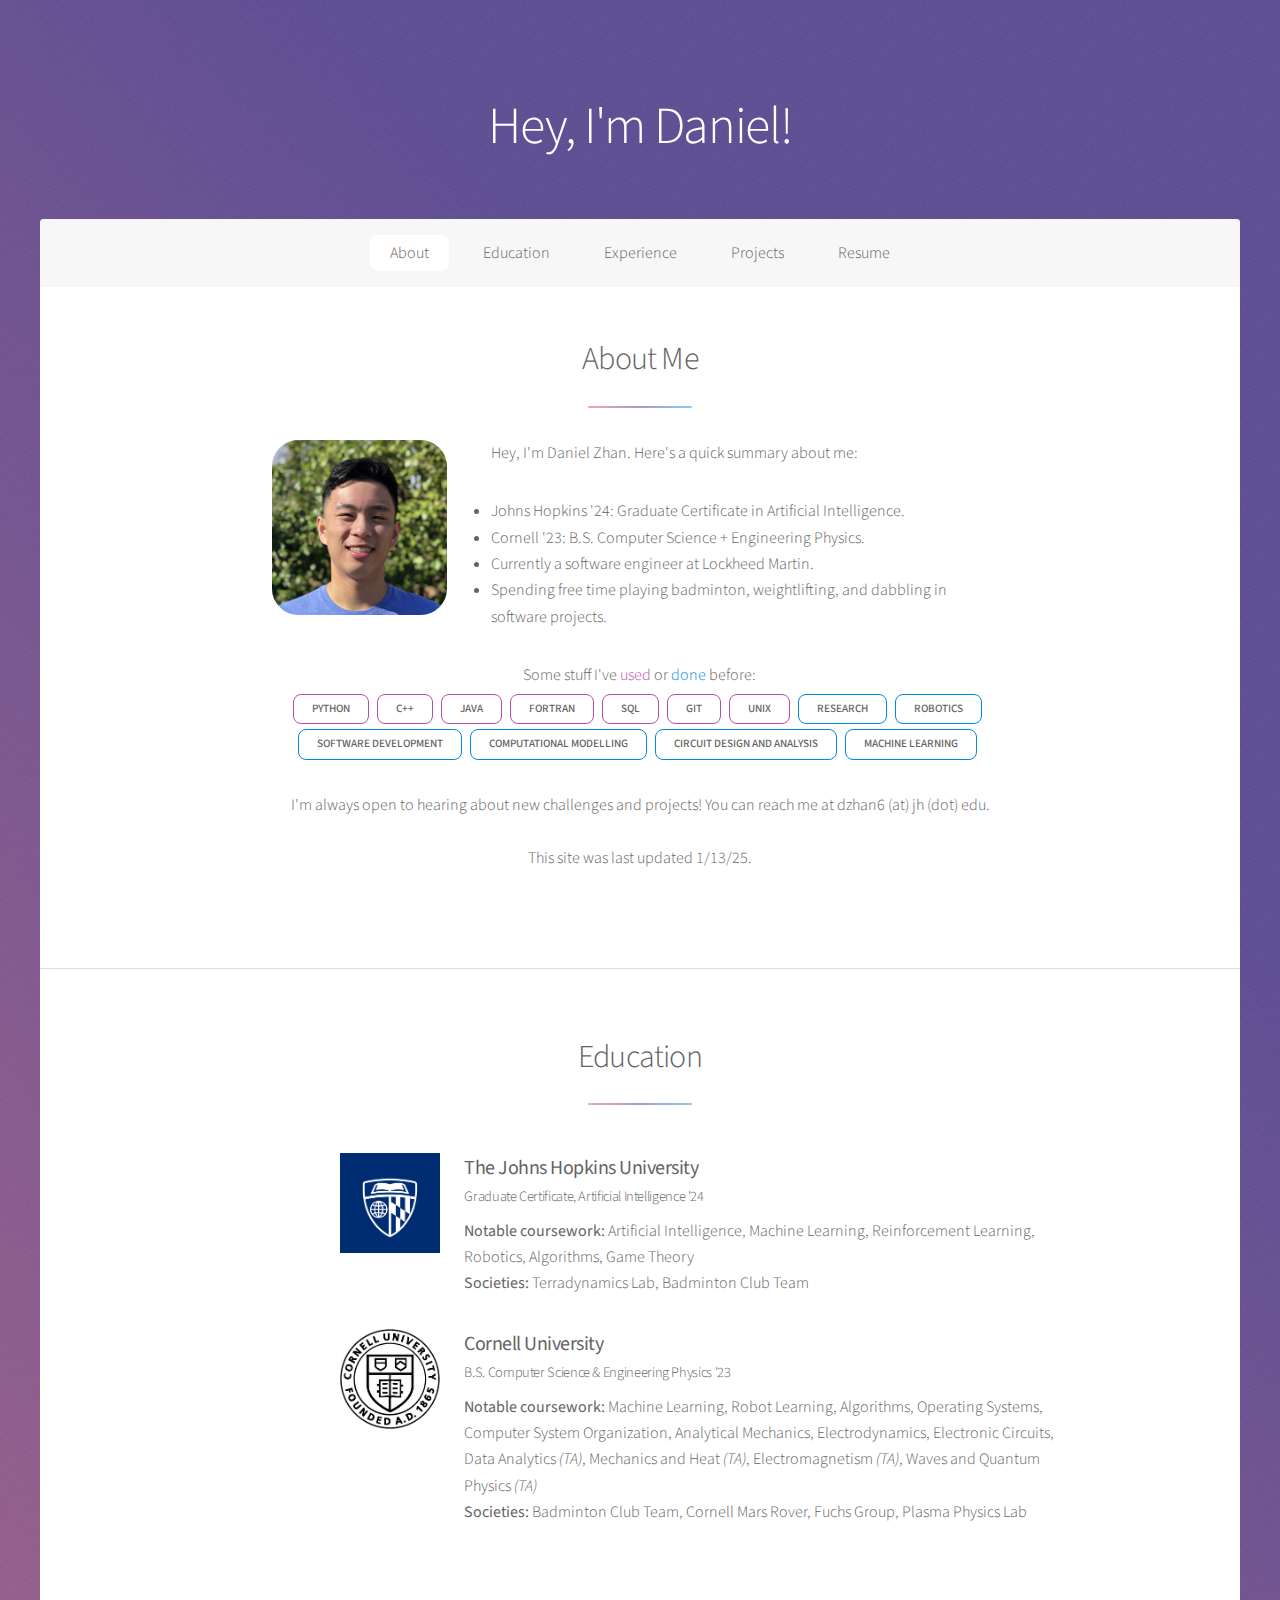
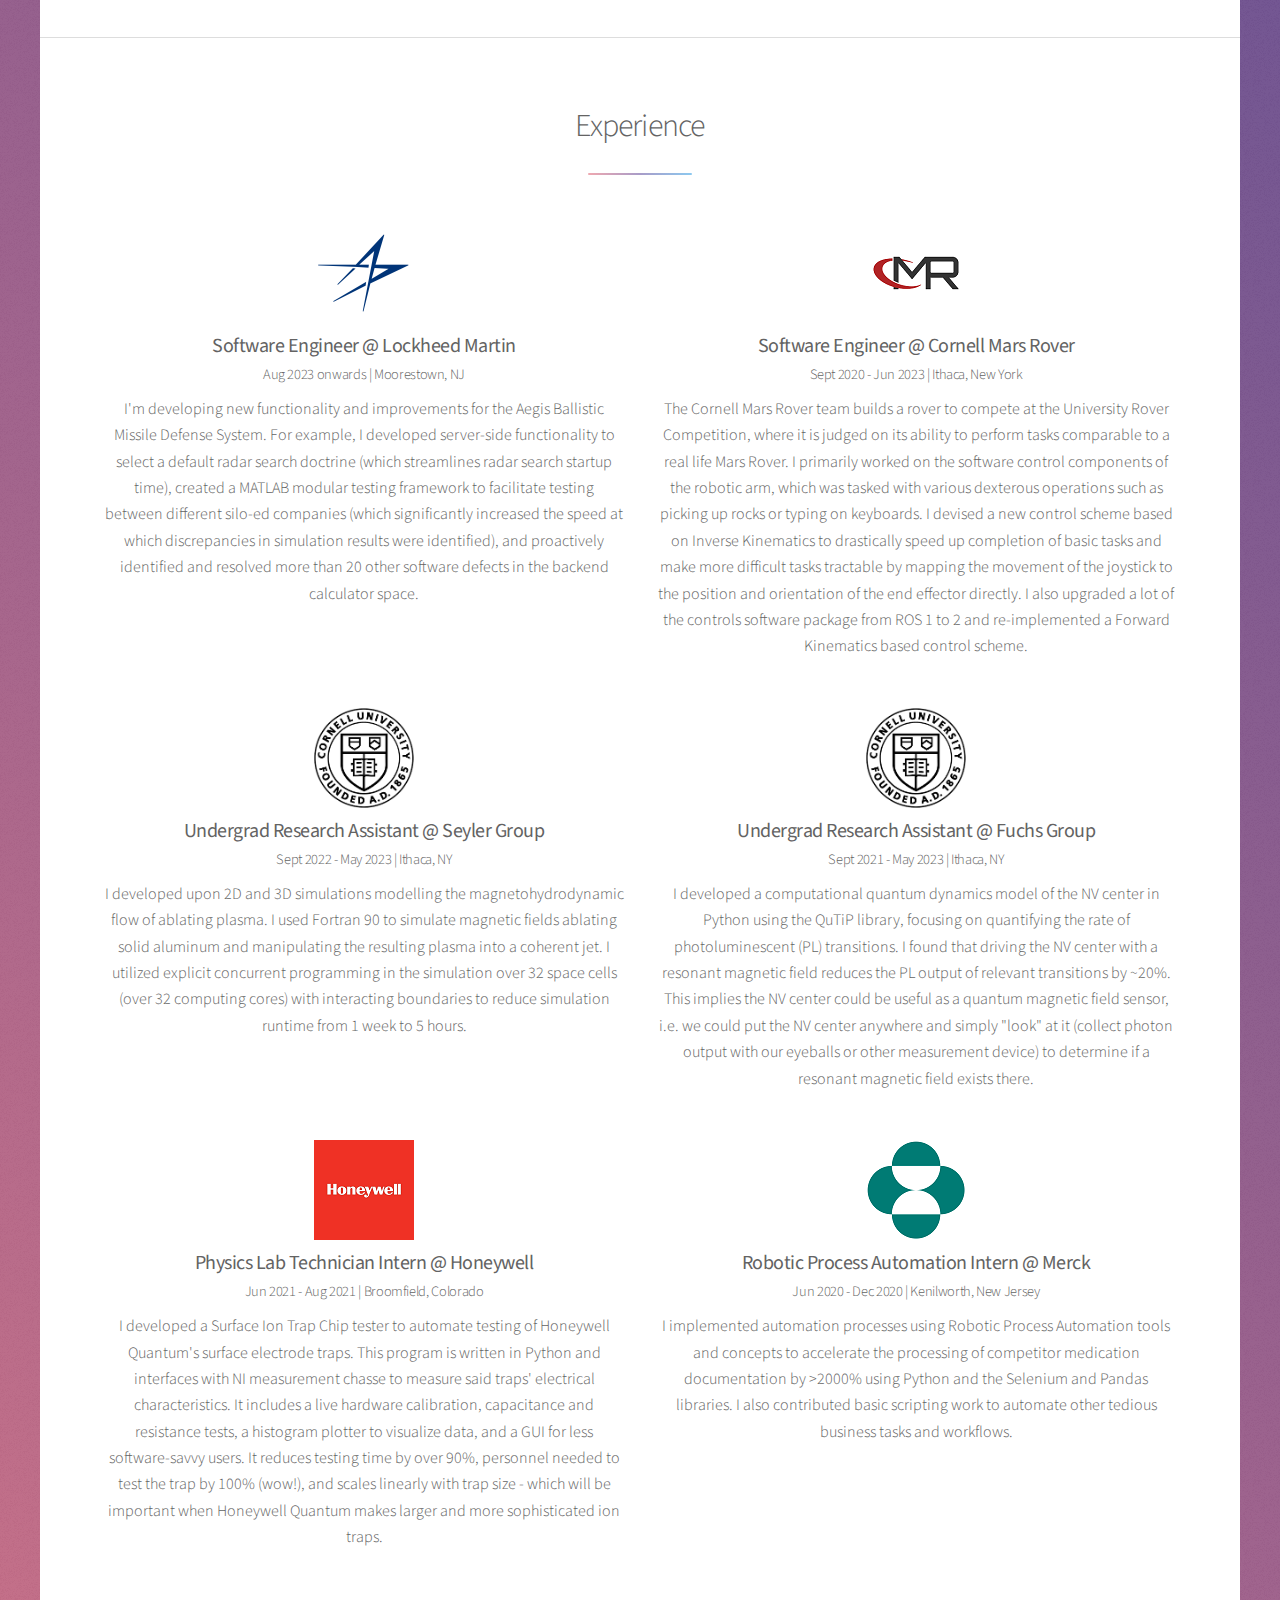
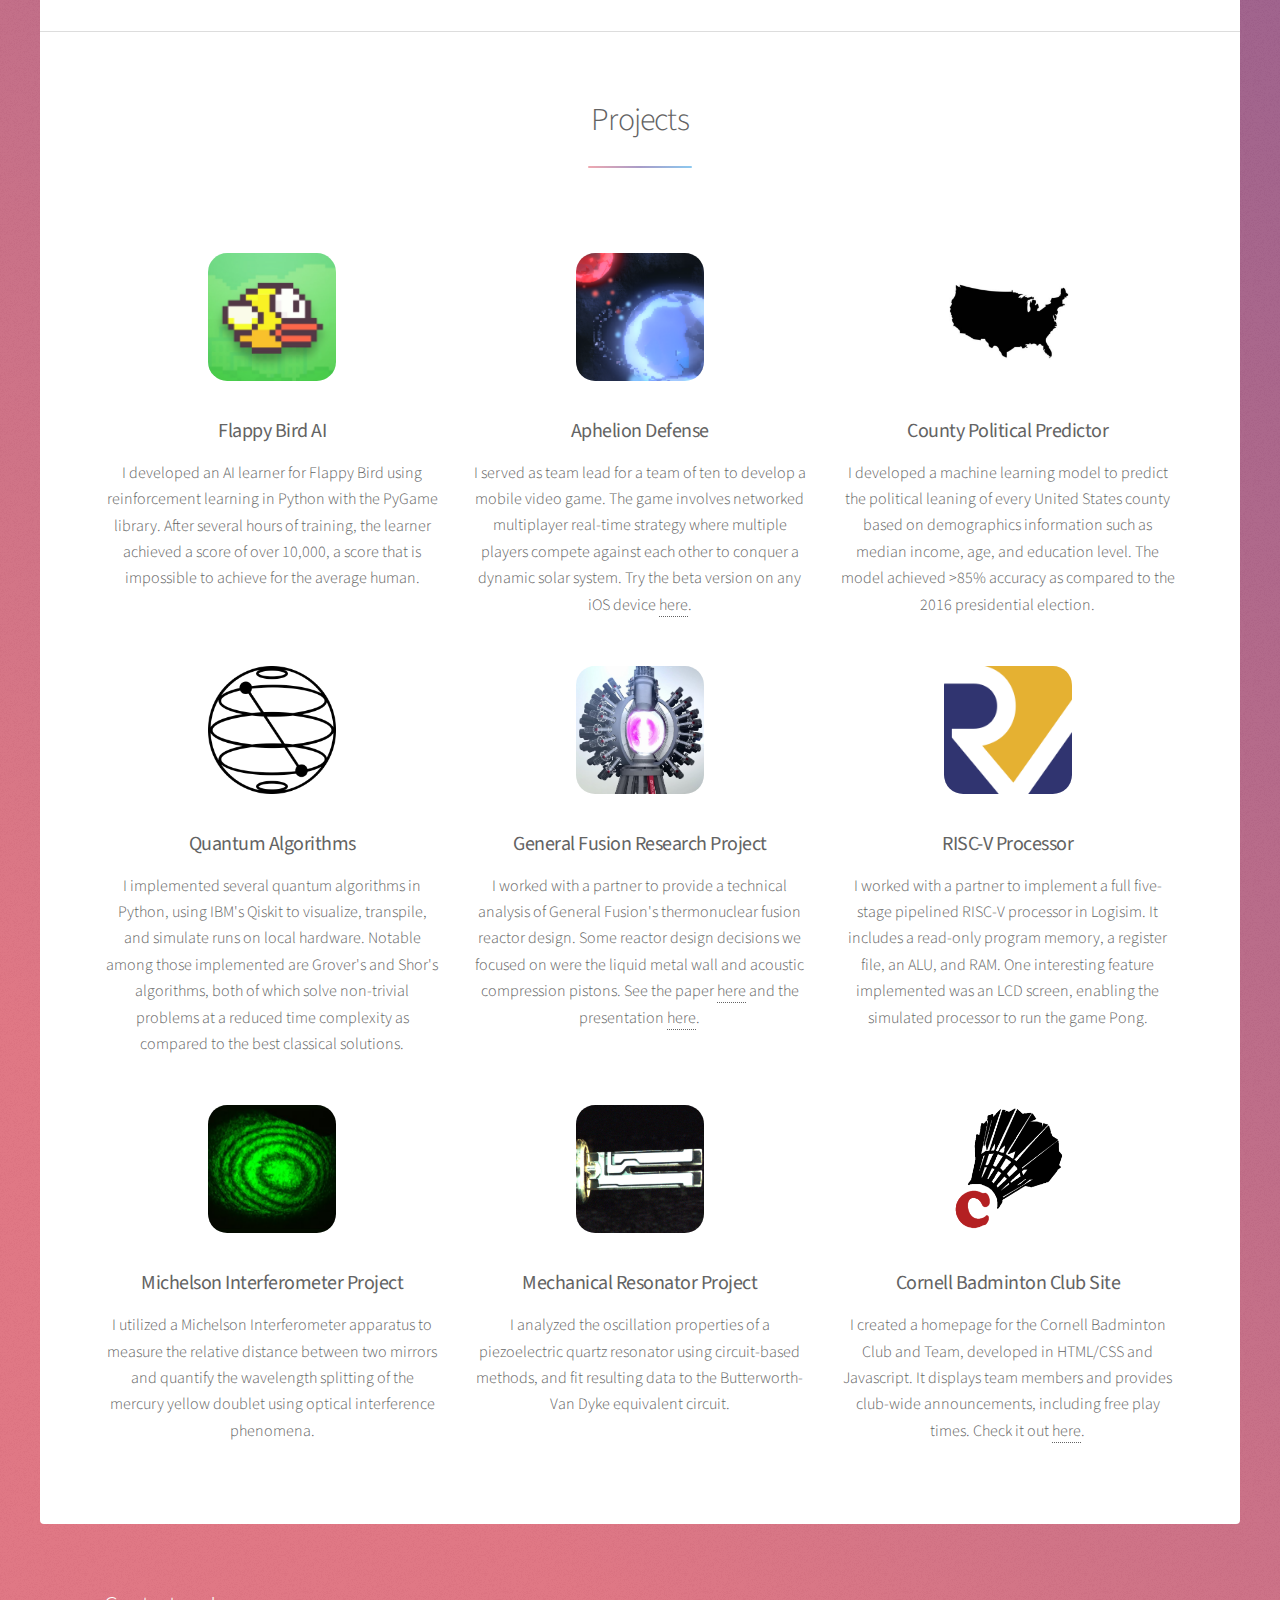
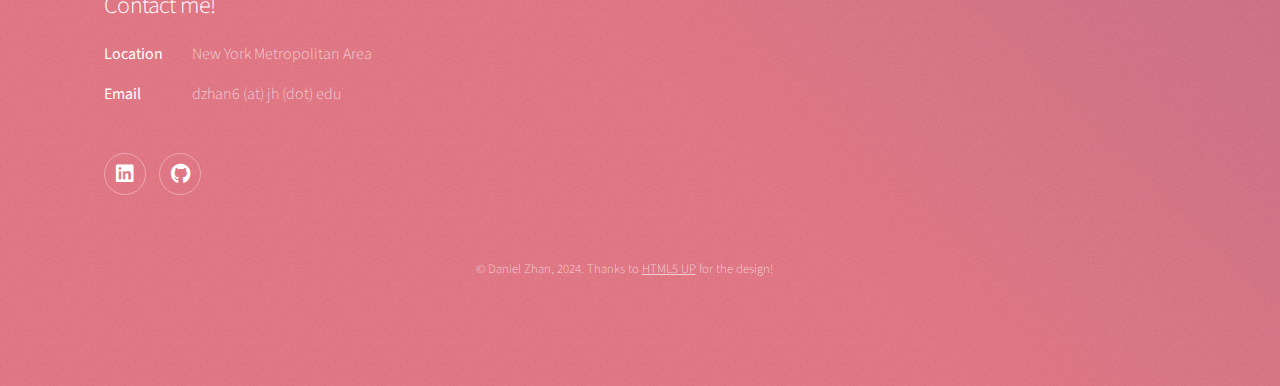
<file: index.html>
<!DOCTYPE HTML>

<html>
	<head>
		<title>Daniel Zhan</title>
		<meta charset="utf-8" />
		<meta name="viewport" content="width=device-width, initial-scale=1, user-scalable=no" />
		<link rel="stylesheet" href="assets/css/main.css" />
		<noscript><link rel="stylesheet" href="assets/css/noscript.css" /></noscript>
	</head>
    <style>
        .row {
        display: flex;
        justify-content: center;
        width: 100%;
        }
        .lcolumn {
        min-width: 200px;
        width: 35%;
        flex: 35%;
        display: flex;
        justify-content: flex-end;
        padding-right: 20px;
        }
        .lcolumnthin {
        min-width: 110px;
        width: 15%;
        flex: 15%;
        }
        .mcolumnwide {
        width: 70%;
        flex: 70%;
        }
        .mcolumn {
        width: 50%;
        flex: 50%;
        padding-right: 10%;
        }
        .mcolumninfo {
        width: 100%;
        flex: 100%;
        padding-left: 15%;
        padding-right: 5%;
        justify-content: center;
        display: flex;
        }
        .rcolumn {
        width: 65%;
        flex: 65%;
        padding-right: 20%;
        }
        .pfp {
        background: images/transparent 50% / cover; 
        border-radius: 15%;
        width: 175px;
        }
        .companylogo {
            background: images/transparent 50% / cover;
            width:100px;
        }
        .projectlogo {
            background: images/transparent 50% / cover;
            width:128px;
            border-radius: 15%;
        }
        .coursework {
            width:500px;
        }
        .cornelllogo {
            width:372px;
        }

        @media screen and (max-width: 650px) {
        .lcolumnthin {
        display: none !important;
            }
        .projectlogo {
            background: images/transparent 50% / cover;
            width:120px;
            border-radius: 15%;
            }
        .coursework {
            width: 85%;
            flex: 85%;
            }
        .cornelllogo {
            width:279px;
            }
        }
    </style>
	<body class="is-preload">

    <!-- Wrapper -->
        <div id="wrapper">

            <!-- Header -->
                <header id="header" class="alt">
                    <h1>Hey, I'm Daniel!</h1>
                </header>

            <!-- Nav -->
                <nav id="nav">
                    <ul>
                        <li><a href="#intro" class="active">About</a></li>
                        <li><a href="#first">Education</a></li>
                        <li><a href="#second">Experience</a></li>
                        <li><a href="#cta">Projects</a></li>
                        <li><a href="dz_resume.pdf">Resume</a></li>
                    </ul>
                </nav>

            <!-- Main -->
                <div id="main">

                <!-- Introduction -->
                    <section id="intro" class="main">
                        <div class="spotlight">
                            <div class="content">
                                <center>
                                    <header class="major">
                                        <h2>About Me</h2>
                                    </header>
                                    <div class="row">
                                    <div class="lcolumn">
                                        <span class="logo"><img src="images/pfp.png" alt="My profile picture." class="pfp"/></span>
                                    </div>
                                    <div class="rcolumn" align="left">
                                        <p>Hey, I'm Daniel Zhan. Here's a quick summary about me:
                                            <li>
                                                Johns Hopkins '24: Graduate Certificate in Artificial Intelligence.
                                            </li>
                                            <li>
                                                Cornell '23: B.S. Computer Science + Engineering Physics.
                                            </li>
                                            <li>
                                                Currently a software engineer at Lockheed Martin.
                                            </li>
                                            <li>
                                                Spending free time playing badminton, weightlifting, and dabbling in software projects.
                                            </li>
                                        </p>
                                    </div>
                                    </div>
                                    <div class="mcolumnwide">
                                    <p>Some stuff I've <font color="#ba4dab">used</font> or <font color="#0088e2">done</font> before:<br>
                                        <span class="language">Python</span>
                                        <span class="language">C++</span>
                                        <span class="language">Java</span>
                                        <span class="language">Fortran</span>
                                        <span class="language">SQL</span>
                                        <span class="language">Git</span>
                                        <span class="language">Unix</span>
                                        <span class="paradigm">Research</span>
                                        <span class="paradigm">Robotics</span>
                                        <span class="paradigm">Software Development</span>
                                        <span class="paradigm">Computational Modelling</span>
                                        <span class="paradigm">Circuit Design and Analysis</span>
                                        <span class="paradigm">Machine Learning</span>
                                    </p>
                                    </div>
                                    <p>I'm always open to hearing about new challenges and projects! You can reach me at dzhan6 (at) jh (dot) edu.
                                    <br><br>
                                    This site was last updated 1/13/25.</p>
                                </center>
                            </div>
                        </div>
                    </section>

                <!-- First Section -->
                    <section id="first" class="main special">
                        <style>
                            h3{
                                margin-bottom: 3px;
                            }
                        </style>
                        <header class="major">
                            <h2>Education</h2>
                        </header>
                        <center>
                            <div class="row">
                                <div class="lcolumnthin" align="Right">
                                    <img  src='images/jhu.jpg' alt='The Johns Hopkins University' class="companylogo">
                                </div>
                                <div class="mcolumn" align="Left">
                                    <h3><Strong>The Johns Hopkins University</Strong></h3>
                                    <h5>Graduate Certificate, Artificial Intelligence '24</h5>
                                    <p><Strong>Notable coursework:</Strong> Artificial Intelligence, Machine Learning, Reinforcement Learning, Robotics, Algorithms, Game Theory
                                    <br><Strong>Societies:</Strong> Terradynamics Lab, Badminton Club Team
                                    </p>
                                </div>
                            </div>
                            <div class="row">
                                <div class="lcolumnthin" align="Right">
                                    <img  src='images/clogo.png' alt='Cornell University' class="companylogo">
                                </div>
                                <div class="mcolumn" align="Left">
                                    <h3><Strong>Cornell University</Strong></h3>
                                    <h5>B.S. Computer Science & Engineering Physics '23</h5>
                                    <p><Strong>Notable coursework:</Strong> Machine Learning, Robot Learning, Algorithms, Operating Systems,
                                    Computer System Organization, Analytical Mechanics, Electrodynamics, Electronic Circuits, Data Analytics <i>(TA)</i>,
                                    Mechanics and Heat <i>(TA)</i>, Electromagnetism <i>(TA)</i>, Waves and Quantum Physics <i>(TA)</i>
                                    <br><Strong>Societies:</Strong> Badminton Club Team, Cornell Mars Rover, Fuchs Group, 
                                    Plasma Physics Lab
                                    </p>
                                </div>
                            </div>
                        </center>
                        </ul>
                        <footer class="major">
                        </footer>
                    </section>

                <!-- Second Section -->
                    <section id="second" class="main special">
                        <header class="major">
                        <h2>Experience</h2>
                        </header>
                        <ul class="features2">
                            <li>
                                <span></span>
                                <img src='images/lockheed.png' alt='Lockheed Martin' class="companylogo">
                                <br>
                                <h3><strong>Software Engineer @ Lockheed Martin</strong></h3>
                                <h5>Aug 2023 onwards | Moorestown, NJ</h5>
                                <p>I'm developing new functionality and improvements for the Aegis Ballistic Missile Defense System. For example, I developed server-side functionality to select a default radar search doctrine (which streamlines radar search startup time), created a MATLAB modular testing framework to facilitate testing between different silo-ed companies (which significantly increased the speed at which discrepancies in simulation results were identified), and proactively identified and resolved more than 20 other software defects in the backend calculator space. 
                                </p>
                            </li>
                            <li>
                                <span></span>
                                <img src='images/cmrlogo.png' alt='Cornell Mars Rover' class="companylogo">
                                <br>
                                <h3><strong>Software Engineer @ Cornell Mars Rover</strong></h3>
                                <h5>Sept 2020 - Jun 2023 | Ithaca, New York</h5>
                                <p>The Cornell Mars Rover team builds a rover to compete at the University Rover Competition, where it is judged on its ability to perform tasks comparable to a real life Mars Rover. I primarily worked on the software control components of the robotic arm, which was tasked with various dexterous operations such as picking up rocks or typing on keyboards. I devised a new control scheme based on Inverse Kinematics to drastically speed up completion of basic tasks and make more difficult tasks tractable by mapping the movement of the joystick to the position and orientation of the end effector directly. I also upgraded a lot of the controls software package from ROS 1 to 2 and re-implemented a Forward Kinematics based control scheme.
                                </p>
                            </li>
                            <li>
                                <span></span>
                                <img src='images/clogo.png' alt='Cornell ECE' class="companylogo">
                                <br>
                                <h3><Strong>Undergrad Research Assistant @ Seyler Group</Strong></h3>
                                <h5>Sept 2022 - May 2023 | Ithaca, NY</h5>
                                <p>I developed upon 2D and 3D simulations modelling the magnetohydrodynamic flow of ablating plasma. I used Fortran 90 to simulate magnetic fields ablating solid aluminum and manipulating the resulting plasma into a coherent jet. I utilized explicit concurrent programming in the simulation over 32 space cells (over 32 computing cores) with interacting boundaries to reduce simulation runtime from 1 week to 5 hours.
                                </p>
                            </li>
                            <li>
                                <span></span>
                                <img  src='images/clogo.png' alt='Cornell AEP' class="companylogo">
                                <br>
                                <h3><Strong>Undergrad Research Assistant @ Fuchs Group</Strong></h3>
                                <h5>Sept 2021 - May 2023 | Ithaca, NY</h5>
                                <p>I developed a computational quantum dynamics model of the NV center in Python using the QuTiP library, focusing on quantifying the rate of photoluminescent (PL) transitions. I found that driving the NV center with a resonant magnetic field reduces the PL output of relevant transitions by ~20%. This implies the NV center could be useful as a quantum magnetic field sensor, i.e. we could put the NV center anywhere and simply "look" at it (collect photon output with our eyeballs or other measurement device) to determine if a resonant magnetic field exists there.
                                </p>
                        </li>
                            <li>
                                <span></span>
                                <img  src='images/hlogo.png' alt='Honeywell' class="companylogo">
                                <br>
                                <h3><Strong>Physics Lab Technician Intern @ Honeywell</Strong></h3>
                                <h5>Jun 2021 - Aug 2021 | Broomfield, Colorado</h5>
                                <p>I developed a Surface Ion Trap Chip tester to automate testing of Honeywell Quantum's surface electrode traps. This program is written in Python and interfaces with NI measurement chasse to measure said traps' electrical characteristics. It includes a live hardware calibration, capacitance and resistance tests, a histogram plotter to visualize data, and a GUI for less software-savvy users. It reduces testing time by over 90%, personnel needed to test the trap by 100% (wow!), and scales linearly with trap size - which will be important when Honeywell Quantum makes larger and more sophisticated ion traps.</p>
                        </li>
                            <li>
                                <span></span>
                                <img  src='images/mercklogo.png' alt='Merck' class="companylogo">
                                <br>
                                <h3><Strong>Robotic Process Automation Intern @ Merck</Strong></h3>
                                <h5>Jun 2020 - Dec 2020 | Kenilworth, New Jersey</h5>
                                <p>I implemented automation processes using Robotic Process Automation tools and concepts to accelerate the processing of competitor medication documentation by >2000% using Python and the Selenium and Pandas libraries. I also contributed basic scripting work to automate other tedious business tasks and workflows.
                                </p>
                        </li>
                        </ul>
                        <footer class="major">
                        </footer>
                    </section>

                <!-- Get Started -->
                    <section id="cta" class="main special">
                        <header class="major">
                            <h2>Projects</h2>
                            <br><br>
                            <ul class="features">
                            <li>
                                <span></span>
                                <img src="images/flappybird.jpg" alt="Flappy Bird AI" class="projectlogo">
                                <br><br>
                                <h6><strong>Flappy Bird AI</strong></h6>
                                <p>I developed an AI learner for Flappy Bird using reinforcement learning in Python
                                    with the PyGame library. After several hours of training, the learner achieved
                                    a score of over 10,000, a score that is impossible to achieve for the average human.
                                </p>
                            </li>
                            <li>
                                <span></span>
                                <img src="images/aphelion.png" alt="Aphelion Defense" class="projectlogo">
                                <br><br>
                                <h6><strong>Aphelion Defense</strong></h6>
                                <p>I served as team lead for a team of ten to develop a mobile video game.
                                The game involves networked multiplayer real-time strategy where multiple players compete against each other
                                to conquer a dynamic solar system. Try the beta version on any iOS device
                                <a href="https://testflight.apple.com/join/1AsJ9evb">here</a>.
                                </p>
                            </li>
                            <li>
                                <span></span>
                                <img src="images/usamap.jpg" alt="County Political Predictor" class="projectlogo">
                                <br><br>
                                <h6><strong>County Political Predictor</strong></h6>
                                <p>I developed a machine learning model to predict the political leaning of
                                    every United States county based on demographics information such as median income, age,
                                    and education level. The model achieved >85% accuracy as compared to the 2016 presidential election.
                                </p>
                            </li>
                            <li>
                                <span></span>

                                <img src="images/qiskit.png" alt="Qiskit" class="projectlogo">
                                <br><br>
                                <h6><strong>Quantum Algorithms</strong></h6>
                                <p>I implemented several quantum algorithms in Python, using
                                    IBM's Qiskit to visualize, transpile, and simulate runs on local hardware.
                                    Notable among those implemented are Grover's and Shor's algorithms, both of 
                                    which solve non-trivial problems at a reduced time complexity as compared to the
                                    best classical solutions.
                                </p>
                            </li>
                            <li>
                                <span></span>

                                <img src="images/generalfusion.png" alt="General Fusion" class="projectlogo">
                                <br><br>
                                <h6><strong>General Fusion Research Project</strong></h6>
                                <p>I worked with a partner to provide a technical analysis of
                                    General Fusion's thermonuclear fusion reactor design. Some reactor design decisions
                                    we focused on were the liquid metal wall and acoustic compression pistons. See
                                    the paper <a href="Investigations Into the General Fusion Company Reactor Concept.pdf">here</a>
                                    and the presentation <a href="General Fusion Project Presentation.pdf">here</a>.
                                </p>
                            </li>
                            <li>
                                <span></span>

                                <img src="images/riscv.png" alt="RISC-V" class="projectlogo">
                                <br><br>
                                <h6><strong>RISC-V Processor</strong></h6>
                                <p>I worked with a partner to implement a full five-stage pipelined RISC-V processor
                                    in Logisim. It includes a read-only program memory, a register file, an ALU, and RAM.
                                    One interesting feature implemented was an LCD screen, enabling the simulated processor
                                    to run the game Pong.
                                </p>
                            </li>
                            <li>
                                <span></span>
                                <img src="images/fringes.png" alt="Interference fringes of mercury green line" class="projectlogo">
                                <br><br>
                                <h6><strong>Michelson Interferometer Project</strong></h6>
                                <p>I utilized a Michelson Interferometer apparatus to measure the relative distance between two mirrors
                                    and quantify the wavelength splitting of the mercury yellow doublet using optical interference phenomena.
                                </p>
                            </li>
                            <li>
                                <span></span>
                                <img src="images/tuningfork.png" alt="Tuning fork made of quartz crystal" class="projectlogo">
                                <br><br>
                                <h6><strong>Mechanical Resonator Project</strong></h6>
                                <p>I analyzed the oscillation properties of a piezoelectric quartz resonator using circuit-based methods, and fit resulting
                                    data to the Butterworth-Van Dyke equivalent circuit.
                                </p>
                            </li>
                            <li>
                                <span></span>
                                <img src="images/cubad.png" alt="Cornell Badminton Logo" class="projectlogo">
                                <br><br>
                                <h6><strong>Cornell Badminton Club Site</strong></h6>
                                <p>I created a homepage for the Cornell Badminton Club and Team,
                                    developed in HTML/CSS and Javascript. It displays team members and
                                    provides club-wide announcements, including free play times.
                                    Check it out <a href="https://cornellbadminton.github.io">here</a>.
                                </p>
                            </li>
                            </ul>
                        </header>
                        <footer class="major">
                        </footer>
                    </section>
                </div>

            <!-- Footer -->
                <footer id="footer">
                    <section>
                        <h2>Contact me!</h2>
                        <dl class="alt">
                            <dt>Location</dt>
                            <dd>New York Metropolitan Area</dd>
                            <dt>Email</dt>
                            <dd>dzhan6 (at) jh (dot) edu</dd>
                        </dl>
                        <ul class="icons">
                            <li><a href="https://www.linkedin.com/in/daniel-zhan/" class="icon brands fa-linkedin alt"><span class="label">LinkedIn</span></a></li>
                            <li><a href="https://github.com/dzhan27" class="icon brands fa-github alt"><span class="label">GitHub</span></a></li>
                            </ul>
                    </section>
                    <p class="copyright">&copy; Daniel Zhan, 2024. Thanks to <u>HTML5 UP</u> for the design!</p>
                </footer>
			</div>

		<!-- Scripts -->
			<script src="assets/js/jquery.min.js"></script>
			<script src="assets/js/jquery.scrollex.min.js"></script>
			<script src="assets/js/jquery.scrolly.min.js"></script>
			<script src="assets/js/browser.min.js"></script>
			<script src="assets/js/breakpoints.min.js"></script>
			<script src="assets/js/util.js"></script>
			<script src="assets/js/main.js"></script>

	</body>
</html>
</file>
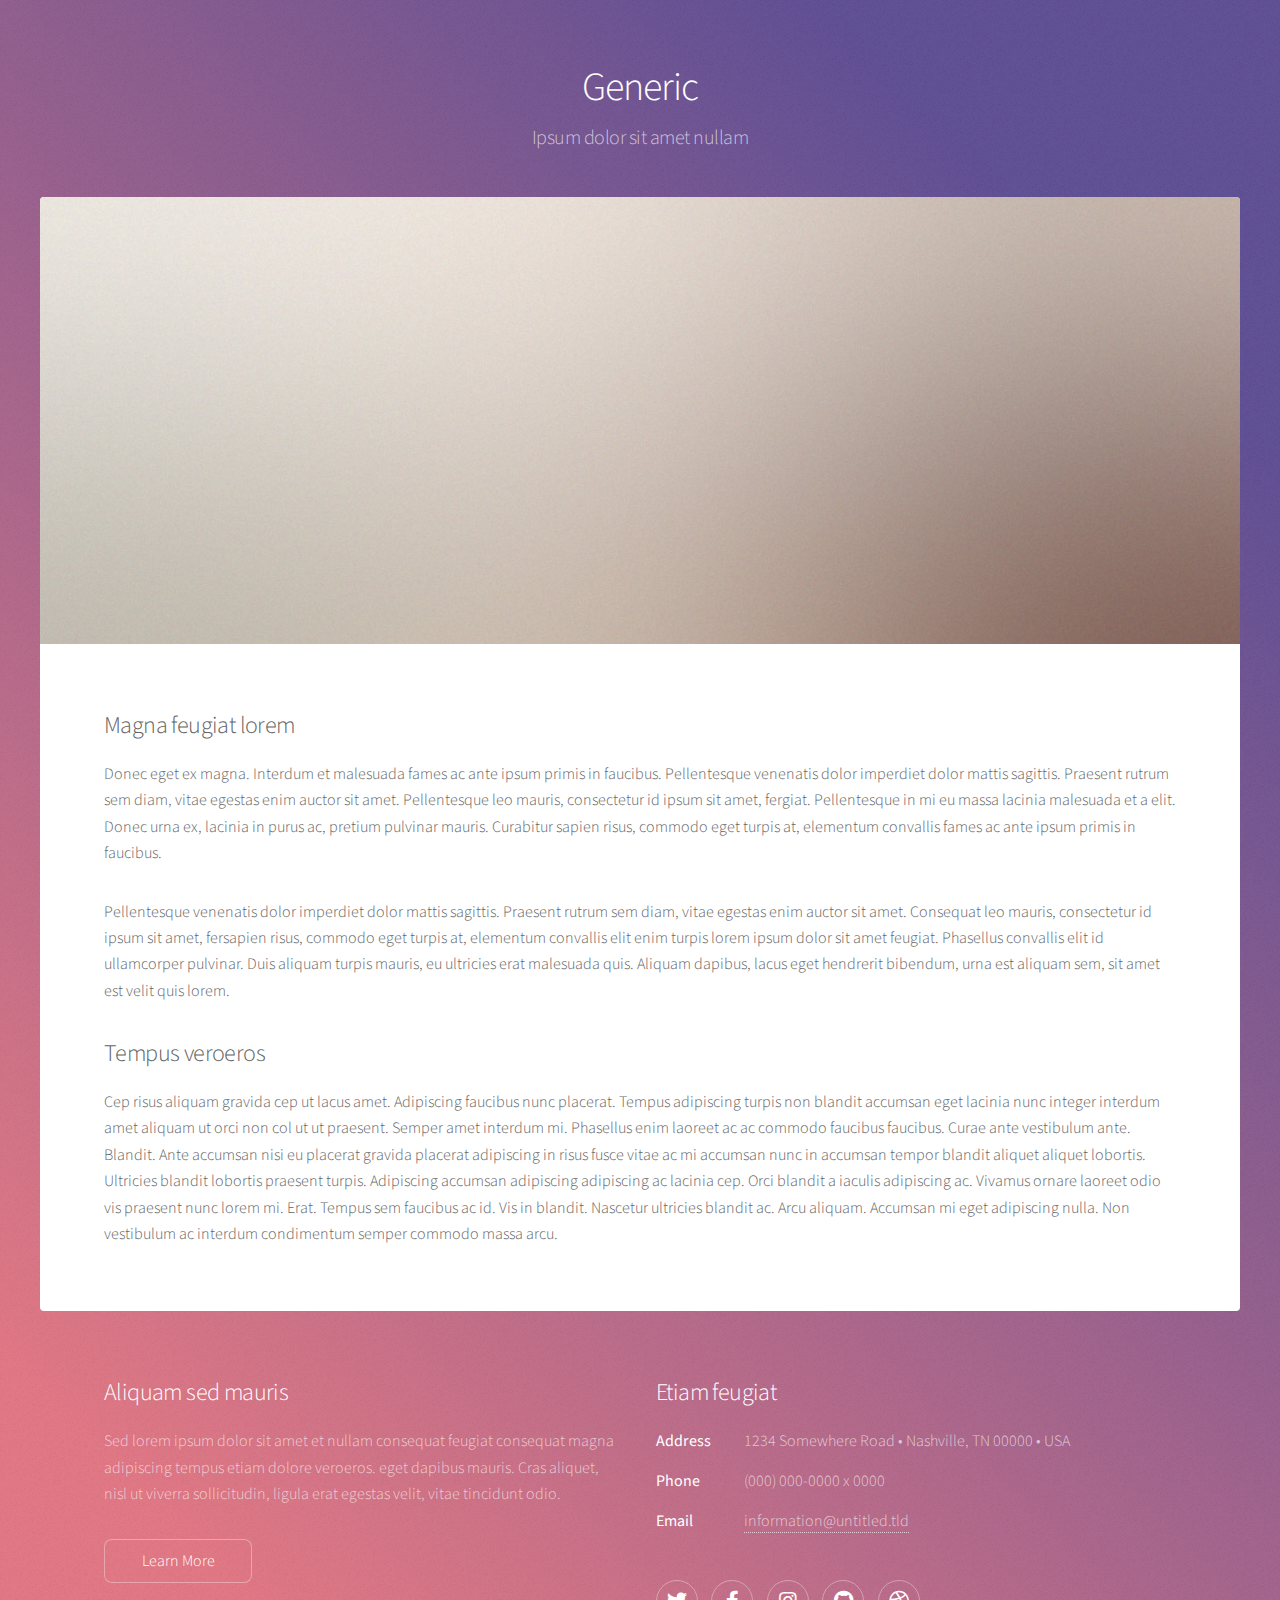
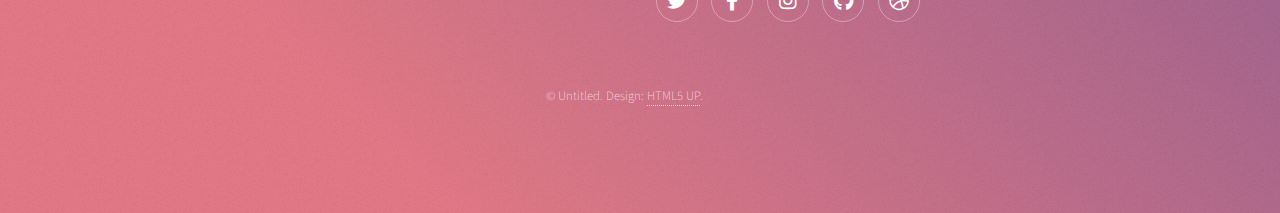
<file: generic.html>
<!DOCTYPE HTML>
<!--
	Stellar by HTML5 UP
	html5up.net | @ajlkn
	Free for personal and commercial use under the CCA 3.0 license (html5up.net/license)
-->
<html>
	<head>
		<title>Generic - Stellar by HTML5 UP</title>
		<meta charset="utf-8" />
		<meta name="viewport" content="width=device-width, initial-scale=1, user-scalable=no" />
		<link rel="stylesheet" href="assets/css/main.css" />
		<noscript><link rel="stylesheet" href="assets/css/noscript.css" /></noscript>
	</head>
	<body class="is-preload">

		<!-- Wrapper -->
			<div id="wrapper">

				<!-- Header -->
					<header id="header">
						<h1>Generic</h1>
						<p>Ipsum dolor sit amet nullam</p>
					</header>

				<!-- Main -->
					<div id="main">

						<!-- Content -->
							<section id="content" class="main">
								<span class="image main"><img src="images/pic04.jpg" alt="" /></span>
								<h2>Magna feugiat lorem</h2>
								<p>Donec eget ex magna. Interdum et malesuada fames ac ante ipsum primis in faucibus. Pellentesque venenatis dolor imperdiet dolor mattis sagittis. Praesent rutrum sem diam, vitae egestas enim auctor sit amet. Pellentesque leo mauris, consectetur id ipsum sit amet, fergiat. Pellentesque in mi eu massa lacinia malesuada et a elit. Donec urna ex, lacinia in purus ac, pretium pulvinar mauris. Curabitur sapien risus, commodo eget turpis at, elementum convallis fames ac ante ipsum primis in faucibus.</p>
								<p>Pellentesque venenatis dolor imperdiet dolor mattis sagittis. Praesent rutrum sem diam, vitae egestas enim auctor sit amet. Consequat leo mauris, consectetur id ipsum sit amet, fersapien risus, commodo eget turpis at, elementum convallis elit enim turpis lorem ipsum dolor sit amet feugiat. Phasellus convallis elit id ullamcorper pulvinar. Duis aliquam turpis mauris, eu ultricies erat malesuada quis. Aliquam dapibus, lacus eget hendrerit bibendum, urna est aliquam sem, sit amet est velit quis lorem.</p>
								<h2>Tempus veroeros</h2>
								<p>Cep risus aliquam gravida cep ut lacus amet. Adipiscing faucibus nunc placerat. Tempus adipiscing turpis non blandit accumsan eget lacinia nunc integer interdum amet aliquam ut orci non col ut ut praesent. Semper amet interdum mi. Phasellus enim laoreet ac ac commodo faucibus faucibus. Curae ante vestibulum ante. Blandit. Ante accumsan nisi eu placerat gravida placerat adipiscing in risus fusce vitae ac mi accumsan nunc in accumsan tempor blandit aliquet aliquet lobortis. Ultricies blandit lobortis praesent turpis. Adipiscing accumsan adipiscing adipiscing ac lacinia cep. Orci blandit a iaculis adipiscing ac. Vivamus ornare laoreet odio vis praesent nunc lorem mi. Erat. Tempus sem faucibus ac id. Vis in blandit. Nascetur ultricies blandit ac. Arcu aliquam. Accumsan mi eget adipiscing nulla. Non vestibulum ac interdum condimentum semper commodo massa arcu.</p>
							</section>

					</div>

				<!-- Footer -->
					<footer id="footer">
						<section>
							<h2>Aliquam sed mauris</h2>
							<p>Sed lorem ipsum dolor sit amet et nullam consequat feugiat consequat magna adipiscing tempus etiam dolore veroeros. eget dapibus mauris. Cras aliquet, nisl ut viverra sollicitudin, ligula erat egestas velit, vitae tincidunt odio.</p>
							<ul class="actions">
								<li><a href="#" class="button">Learn More</a></li>
							</ul>
						</section>
						<section>
							<h2>Etiam feugiat</h2>
							<dl class="alt">
								<dt>Address</dt>
								<dd>1234 Somewhere Road &bull; Nashville, TN 00000 &bull; USA</dd>
								<dt>Phone</dt>
								<dd>(000) 000-0000 x 0000</dd>
								<dt>Email</dt>
								<dd><a href="#">information@untitled.tld</a></dd>
							</dl>
							<ul class="icons">
								<li><a href="#" class="icon brands fa-twitter alt"><span class="label">Twitter</span></a></li>
								<li><a href="#" class="icon brands fa-facebook-f alt"><span class="label">Facebook</span></a></li>
								<li><a href="#" class="icon brands fa-instagram alt"><span class="label">Instagram</span></a></li>
								<li><a href="#" class="icon brands fa-github alt"><span class="label">GitHub</span></a></li>
								<li><a href="#" class="icon brands fa-dribbble alt"><span class="label">Dribbble</span></a></li>
							</ul>
						</section>
						<p class="copyright">&copy; Untitled. Design: <a href="https://html5up.net">HTML5 UP</a>.</p>
					</footer>

			</div>

		<!-- Scripts -->
			<script src="assets/js/jquery.min.js"></script>
			<script src="assets/js/jquery.scrollex.min.js"></script>
			<script src="assets/js/jquery.scrolly.min.js"></script>
			<script src="assets/js/browser.min.js"></script>
			<script src="assets/js/breakpoints.min.js"></script>
			<script src="assets/js/util.js"></script>
			<script src="assets/js/main.js"></script>

	</body>
</html>
</file>
<file: assets/css/noscript.css>
/*
	Stellar by HTML5 UP
	html5up.net | @ajlkn
	Free for personal and commercial use under the CCA 3.0 license (html5up.net/license)
*/

/* Header */

	body.is-preload #header.alt > * {
		opacity: 1;
	}

	body.is-preload #header.alt .logo {
		-moz-transform: none;
		-webkit-transform: none;
		-ms-transform: none;
		transform: none;
	}
</file>
<file: assets/css/main.css>
@import url(fontawesome-all.min.css);
@import 'https://fonts.googleapis.com/css?family=Source+Sans+Pro:300,400';

/*
	Stellar by HTML5 UP
	html5up.net | @ajlkn
	Free for personal and commercial use under the CCA 3.0 license (html5up.net/license)
*/

html, body, div, span, applet, object,
iframe, h1, h2, h3, h4, h5, h6, p, blockquote,
pre, a, abbr, acronym, address, big, cite,
code, del, dfn, em, img, ins, kbd, q, s, samp,
small, strike, strong, sub, sup, tt, var, b,
u, i, center, dl, dt, dd, ol, ul, li, fieldset,
form, label, legend, table, caption, tbody,
tfoot, thead, tr, th, td, article, aside,
canvas, details, embed, figure, figcaption,
footer, header, hgroup, menu, nav, output, ruby,
section, summary, time, mark, audio, video {
	margin: 0;
	padding: 0;
	border: 0;
	font-size: 100%;
	font: inherit;
	vertical-align: baseline;}

article, aside, details, figcaption, figure,
footer, header, hgroup, menu, nav, section {
	display: block;}

body {
	line-height: 1;
}

ol, ul {
	list-style: none;
}

.language {
    border: 1px solid #ba4dab;
    margin-right: 5px;
    text-transform: uppercase;
    font-weight: 500;
    width: auto;
    display: inline-block;
    font-size: 0.7em;
    line-height: 1.33333em;
    padding: 7px 18px;
    margin-top: 5px;
    -webkit-border-radius: 8px;
    -moz-border-radius: 8px;
    -ms-border-radius: 8px;
    -o-border-radius: 8px;
    border-radius: 8px;
  }

.paradigm {
    border: 1px solid #0088e2;
    margin-right: 5px;
    text-transform: uppercase;
    font-weight: 500;
    width: auto;
    display: inline-block;
    font-size: 0.7em;
    line-height: 1.33333em;
    padding: 7px 18px;
    margin-top: 5px;
    -webkit-border-radius: 8px;
    -moz-border-radius: 8px;
    -ms-border-radius: 8px;
    -o-border-radius: 8px;
    border-radius: 8px;
  }

  .project {
    border: 6px solid #8cc9f0;
    margin-right: 5px;
    font-weight: 500;
    width: auto;
    display: inline-block;
    font-size: 1em;
    line-height: 1.33333em;
    padding: 7px 18px;
    margin-top: 5px;
    -webkit-border-radius: 8px;
    -moz-border-radius: 8px;
    -ms-border-radius: 8px;
    -o-border-radius: 8px;
    border-radius: 8px;
  }

blockquote, q {
	quotes: none;
}

	blockquote:before, blockquote:after, q:before, q:after {
		content: '';
		content: none;
	}

table {
	border-collapse: collapse;
	border-spacing: 0;
}

body {
	-webkit-text-size-adjust: none;
}

mark {
	background-color: transparent;
	color: inherit;
}

input::-moz-focus-inner {
	border: 0;
	padding: 0;
}

input, select, textarea {
	-moz-appearance: none;
	-webkit-appearance: none;
	-ms-appearance: none;
	appearance: none;
}

/* Basic */

	@-ms-viewport {
		width: device-width;
	}

	body {
		-ms-overflow-style: scrollbar;
	}

	@media screen and (max-width: 480px) {

		html, body {
			min-width: 320px;
		}

	}

	html {
		box-sizing: border-box;
	}

	*, *:before, *:after {
		box-sizing: inherit;
	}

	body {
		background-color: #935d8c;
		background-image: url("images/overlay.png"), -moz-linear-gradient(45deg, #e37682 15%, #5f4d93 85%);
		background-image: url("images/overlay.png"), -webkit-linear-gradient(45deg, #e37682 15%, #5f4d93 85%);
		background-image: url("images/overlay.png"), -ms-linear-gradient(45deg, #e37682 15%, #5f4d93 85%);
		background-image: url("images/overlay.png"), linear-gradient(45deg, #e37682 15%, #5f4d93 85%);
	}

		body.is-preload *, body.is-preload *:before, body.is-preload *:after {
			-moz-animation: none !important;
			-webkit-animation: none !important;
			-ms-animation: none !important;
			animation: none !important;
			-moz-transition: none !important;
			-webkit-transition: none !important;
			-ms-transition: none !important;
			transition: none !important;
		}

/* Type */

	body {
		background-color: #935d8c;
		color: rgba(255, 255, 255, 0.65);
	}

	body, input, select, textarea {
		font-family: "Source Sans Pro", Helvetica, sans-serif;
		font-size: 12pt;
		font-weight: 300;
		line-height: 1.65;
	}

		@media screen and (max-width: 360px) {

			body, input, select, textarea {
				font-size: 11pt;
			}

		}

	a {
		-moz-transition: color 0.2s ease, border-bottom 0.2s ease;
		-webkit-transition: color 0.2s ease, border-bottom 0.2s ease;
		-ms-transition: color 0.2s ease, border-bottom 0.2s ease;
		transition: color 0.2s ease, border-bottom 0.2s ease;
		text-decoration: none;
		border-bottom: dotted 1px;
		color: inherit;
	}

		a:hover {
			border-bottom-color: transparent;
		}

	strong, b {
		font-weight: 400;
	}

	em, i {
		font-style: italic;
	}

	p {
		margin: 0 0 2em 0;
	}

		p.content {
			-moz-columns: 20em 2;
			-webkit-columns: 20em 2;
			-ms-columns: 20em 2;
			columns: 20em 2;
			-moz-column-gap: 2em;
			-webkit-column-gap: 2em;
			-ms-column-gap: 2em;
			column-gap: 2em;
			text-align: justify;
		}

	h1, h2, h3, h4, h5, h6 {
		font-weight: 300;
		line-height: 1.5;
		margin: 0 0 0.7em 0;
		letter-spacing: -0.025em;
	}

		h1 a, h2 a, h3 a, h4 a, h5 a, h6 a {
			color: inherit;
			text-decoration: none;
		}

	h1 {
		font-size: 2.5em;
		line-height: 1.2;
	}

	h2 {
		font-size: 1.5em;
	}

	h3 {
		font-size: 1.25em;
	}

	h4 {
		font-size: 1.1em;
	}

	h5 {
		font-size: 0.9em;
	}

	h6 {
		font-size: 1.25em;
	}

	@media screen and (max-width: 736px) {

		h1 {
			font-size: 2em;
		}

	}

	sub {
		font-size: 0.8em;
		position: relative;
		top: 0.5em;
	}

	sup {
		font-size: 0.8em;
		position: relative;
		top: -0.5em;
	}

	blockquote {
		border-left: solid 4px;
		font-style: italic;
		margin: 0 0 2em 0;
		padding: 0.5em 0 0.5em 2em;
	}

	code {
		border-radius: 8px;
		border: solid 1px;
		font-family: "Courier New", monospace;
		font-size: 0.9em;
		margin: 0 0.25em;
		padding: 0.25em 0.65em;
	}

	pre {
		-webkit-overflow-scrolling: touch;
		font-family: "Courier New", monospace;
		font-size: 0.9em;
		margin: 0 0 2em 0;
	}

		pre code {
			display: block;
			line-height: 1.75;
			padding: 1em 1.5em;
			overflow-x: auto;
		}

	hr {
		border: 0;
		border-bottom: solid 1px;
		margin: 2em 0;
	}

		hr.major {
			margin: 3em 0;
		}

	.align-left {
		text-align: left;
	}

	.align-center {
		text-align: center;
	}

	.align-right {
		text-align: right;
	}

	input, select, textarea {
		color: #ffffff;
	}

	a:hover {
		color: #ffffff;
	}

	strong, b {
		color: #ffffff;
	}

	h1, h2, h3, h4, h5, h6 {
		color: #ffffff;
	}

	blockquote {
		border-left-color: rgba(255, 255, 255, 0.35);
	}

	code {
		background: rgba(255, 255, 255, 0.075);
		border-color: rgba(255, 255, 255, 0.35);
	}

	hr {
		border-bottom-color: rgba(255, 255, 255, 0.35);
	}

/* Row */

.row {
	display: flex;
	flex-wrap: wrap;
	box-sizing: border-box;
	align-items: stretch;
}

	.row > * {
		box-sizing: border-box;
	}

	.row.gtr-uniform > * > :last-child {
		margin-bottom: 0;
	}

	.row.aln-left {
		justify-content: flex-start;
	}

	.row.aln-center {
		justify-content: center;
	}

	.row.aln-right {
		justify-content: flex-end;
	}

	.row.aln-top {
		align-items: flex-start;
	}

	.row.aln-middle {
		align-items: center;
	}

	.row.aln-bottom {
		align-items: flex-end;
	}

	.row > .imp-large {
		order: -1;
	}

	.row > .col-1-large {
		width: 8.33333%;
	}

	.row > .off-1-large {
		margin-left: 8.33333%;
	}

	.row > .col-2-large {
		width: 16.66667%;
	}

	.row > .off-2-large {
		margin-left: 16.66667%;
	}

	.row > .col-3-large {
		width: 25%;
	}

	.row > .off-3-large {
		margin-left: 25%;
	}

	.row > .col-4-large {
		width: 33.33333%;
	}

	.row > .off-4-large {
		margin-left: 33.33333%;
	}

	.row > .col-5-large {
		width: 41.66667%;
	}

	.row > .off-5-large {
		margin-left: 41.66667%;
	}

	.row > .col-6-large {
		width: 50%;
	}

	.row > .off-6-large {
		margin-left: 50%;
	}

	.row > .col-7-large {
		width: 58.33333%;
	}

	.row > .off-7-large {
		margin-left: 58.33333%;
	}

	.row > .col-8-large {
		width: 66.66667%;
	}

	.row > .off-8-large {
		margin-left: 66.66667%;
	}

	.row > .col-9-large {
		width: 75%;
	}

	.row > .off-9-large {
		margin-left: 75%;
	}

	.row > .col-10-large {
		width: 83.33333%;
	}

	.row > .off-10-large {
		margin-left: 83.33333%;
	}

	.row > .col-11-large {
		width: 91.66667%;
	}

	.row > .off-11-large {
		margin-left: 91.66667%;
	}

	.row > .col-12-large {
		width: 100%;
	}

	.row > .off-12-large {
		margin-left: 100%;
	}

	.row.gtr-0 {
		margin-top: 0;
		margin-left: 0em;
	}

		.row.gtr-0 > * {
			padding: 0 0 0 0em;
		}

		.row.gtr-0.gtr-uniform {
			margin-top: 0em;
		}

			.row.gtr-0.gtr-uniform > * {
				padding-top: 0em;
			}

	.row.gtr-25 {
		margin-top: 0;
		margin-left: -0.375em;
	}

		.row.gtr-25 > * {
			padding: 0 0 0 0.375em;
		}

		.row.gtr-25.gtr-uniform {
			margin-top: -0.375em;
		}

			.row.gtr-25.gtr-uniform > * {
				padding-top: 0.375em;
			}

	.row.gtr-50 {
		margin-top: 0;
		margin-left: -0.75em;
	}

		.row.gtr-50 > * {
			padding: 0 0 0 0.75em;
		}

		.row.gtr-50.gtr-uniform {
			margin-top: -0.75em;
		}

			.row.gtr-50.gtr-uniform > * {
				padding-top: 0.75em;
			}

	.row {
		margin-top: 0;
		margin-left: -1.5em;
	}

		.row > * {
			padding: 0 0 0 1.5em;
		}

		.row.gtr-uniform {
			margin-top: -1.5em;
		}

			.row.gtr-uniform > * {
				padding-top: 1.5em;
			}

	.row.gtr-150 {
		margin-top: 0;
		margin-left: -2.25em;
	}

		.row.gtr-150 > * {
			padding: 0 0 0 2.25em;
		}

		.row.gtr-150.gtr-uniform {
			margin-top: -2.25em;
		}

			.row.gtr-150.gtr-uniform > * {
				padding-top: 2.25em;
			}

	.row.gtr-200 {
		margin-top: 0;
		margin-left: -3em;
	}

		.row.gtr-200 > * {
			padding: 0 0 0 3em;
		}

		.row.gtr-200.gtr-uniform {
			margin-top: -3em;
		}

			.row.gtr-200.gtr-uniform > * {
				padding-top: 3em;
			}



		@media screen and (max-width: 980px) {

			.row {
				display: flex;
				flex-wrap: wrap;
				box-sizing: border-box;
				align-items: stretch;
			}

				.row > * {
					box-sizing: border-box;
				}

				.row.gtr-uniform > * > :last-child {
					margin-bottom: 0;
				}

				.row.aln-left {
					justify-content: flex-start;
				}

				.row.aln-center {
					justify-content: center;
				}

				.row.aln-right {
					justify-content: flex-end;
				}

				.row.aln-top {
					align-items: flex-start;
				}

				.row.aln-middle {
					align-items: center;
				}

				.row.aln-bottom {
					align-items: flex-end;
				}

				.row > .imp-medium {
					order: -1;
				}

				.row > .col-1-medium {
					width: 8.33333%;
				}

				.row > .off-1-medium {
					margin-left: 8.33333%;
				}

				.row > .col-2-medium {
					width: 16.66667%;
				}

				.row > .off-2-medium {
					margin-left: 16.66667%;
				}

				.row > .col-3-medium {
					width: 25%;
				}

				.row > .off-3-medium {
					margin-left: 25%;
				}

				.row > .col-4-medium {
					width: 33.33333%;
				}

				.row > .off-4-medium {
					margin-left: 33.33333%;
				}

				.row > .col-5-medium {
					width: 41.66667%;
				}

				.row > .off-5-medium {
					margin-left: 41.66667%;
				}

				.row > .col-6-medium {
					width: 50%;
				}

				.row > .off-6-medium {
					margin-left: 50%;
				}

				.row > .col-7-medium {
					width: 58.33333%;
				}

				.row > .off-7-medium {
					margin-left: 58.33333%;
				}

				.row > .col-8-medium {
					width: 66.66667%;
				}

				.row > .off-8-medium {
					margin-left: 66.66667%;
				}

				.row > .col-9-medium {
					width: 75%;
				}

				.row > .off-9-medium {
					margin-left: 75%;
				}

				.row > .col-10-medium {
					width: 83.33333%;
				}

				.row > .off-10-medium {
					margin-left: 83.33333%;
				}

				.row > .col-11-medium {
					width: 91.66667%;
				}

				.row > .off-11-medium {
					margin-left: 91.66667%;
				}

				.row > .col-12-medium {
					width: 100%;
				}

				.row > .off-12-medium {
					margin-left: 100%;
				}

				.row.gtr-0 {
					margin-top: 0;
					margin-left: 0em;
				}

					.row.gtr-0 > * {
						padding: 0 0 0 0em;
					}

					.row.gtr-0.gtr-uniform {
						margin-top: 0em;
					}

						.row.gtr-0.gtr-uniform > * {
							padding-top: 0em;
						}

				.row.gtr-25 {
					margin-top: 0;
					margin-left: -0.375em;
				}

					.row.gtr-25 > * {
						padding: 0 0 0 0.375em;
					}

					.row.gtr-25.gtr-uniform {
						margin-top: -0.375em;
					}

						.row.gtr-25.gtr-uniform > * {
							padding-top: 0.375em;
						}

				.row.gtr-50 {
					margin-top: 0;
					margin-left: -0.75em;
				}

					.row.gtr-50 > * {
						padding: 0 0 0 0.75em;
					}

					.row.gtr-50.gtr-uniform {
						margin-top: -0.75em;
					}

						.row.gtr-50.gtr-uniform > * {
							padding-top: 0.75em;
						}

				.row {
					margin-top: 0;
					margin-left: -1.5em;
				}

					.row > * {
						padding: 0 0 0 1.5em;
					}

					.row.gtr-uniform {
						margin-top: -1.5em;
					}

						.row.gtr-uniform > * {
							padding-top: 1.5em;
						}

				.row.gtr-150 {
					margin-top: 0;
					margin-left: -2.25em;
				}

					.row.gtr-150 > * {
						padding: 0 0 0 2.25em;
					}

					.row.gtr-150.gtr-uniform {
						margin-top: -2.25em;
					}

						.row.gtr-150.gtr-uniform > * {
							padding-top: 2.25em;
						}

				.row.gtr-200 {
					margin-top: 0;
					margin-left: -3em;
				}

					.row.gtr-200 > * {
						padding: 0 0 0 3em;
					}

					.row.gtr-200.gtr-uniform {
						margin-top: -3em;
					}

						.row.gtr-200.gtr-uniform > * {
							padding-top: 3em;
						}

		}

		@media screen and (max-width: 736px) {

			.row {
				display: flex;
				flex-wrap: wrap;
				box-sizing: border-box;
				align-items: stretch;
			}

				.row > * {
					box-sizing: border-box;
				}

				.row.gtr-uniform > * > :last-child {
					margin-bottom: 0;
				}

				.row.aln-left {
					justify-content: flex-start;
				}

				.row.aln-center {
					justify-content: center;
				}

				.row.aln-right {
					justify-content: flex-end;
				}

				.row.aln-top {
					align-items: flex-start;
				}

				.row.aln-middle {
					align-items: center;
				}

				.row.aln-bottom {
					align-items: flex-end;
				}

				.row > .imp-small {
					order: -1;
				}

				.row > .col-1-small {
					width: 8.33333%;
				}

				.row > .off-1-small {
					margin-left: 8.33333%;
				}

				.row > .col-2-small {
					width: 16.66667%;
				}

				.row > .off-2-small {
					margin-left: 16.66667%;
				}

				.row > .col-3-small {
					width: 25%;
				}

				.row > .off-3-small {
					margin-left: 25%;
				}

				.row > .col-4-small {
					width: 33.33333%;
				}

				.row > .off-4-small {
					margin-left: 33.33333%;
				}

				.row > .col-5-small {
					width: 41.66667%;
				}

				.row > .off-5-small {
					margin-left: 41.66667%;
				}

				.row > .col-6-small {
					width: 50%;
				}

				.row > .off-6-small {
					margin-left: 50%;
				}

				.row > .col-7-small {
					width: 58.33333%;
				}

				.row > .off-7-small {
					margin-left: 58.33333%;
				}

				.row > .col-8-small {
					width: 66.66667%;
				}

				.row > .off-8-small {
					margin-left: 66.66667%;
				}

				.row > .col-9-small {
					width: 75%;
				}

				.row > .off-9-small {
					margin-left: 75%;
				}

				.row > .col-10-small {
					width: 83.33333%;
				}

				.row > .off-10-small {
					margin-left: 83.33333%;
				}

				.row > .col-11-small {
					width: 91.66667%;
				}

				.row > .off-11-small {
					margin-left: 91.66667%;
				}

				.row > .col-12-small {
					width: 100%;
				}

				.row > .off-12-small {
					margin-left: 100%;
				}

				.row.gtr-0 {
					margin-top: 0;
					margin-left: 0em;
				}

					.row.gtr-0 > * {
						padding: 0 0 0 0em;
					}

					.row.gtr-0.gtr-uniform {
						margin-top: 0em;
					}

						.row.gtr-0.gtr-uniform > * {
							padding-top: 0em;
						}

				.row.gtr-25 {
					margin-top: 0;
					margin-left: -0.25em;
				}

					.row.gtr-25 > * {
						padding: 0 0 0 0.25em;
					}

					.row.gtr-25.gtr-uniform {
						margin-top: -0.25em;
					}

						.row.gtr-25.gtr-uniform > * {
							padding-top: 0.25em;
						}

				.row.gtr-50 {
					margin-top: 0;
					margin-left: -0.5em;
				}

					.row.gtr-50 > * {
						padding: 0 0 0 0.5em;
					}

					.row.gtr-50.gtr-uniform {
						margin-top: -0.5em;
					}

						.row.gtr-50.gtr-uniform > * {
							padding-top: 0.5em;
						}

				.row {
					margin-top: 0;
					margin-left: -1em;
				}

					.row > * {
						padding: 0 0 0 1em;
					}

					.row.gtr-uniform {
						margin-top: -1em;
					}

						.row.gtr-uniform > * {
							padding-top: 1em;
						}

				.row.gtr-150 {
					margin-top: 0;
					margin-left: -1.5em;
				}

					.row.gtr-150 > * {
						padding: 0 0 0 1.5em;
					}

					.row.gtr-150.gtr-uniform {
						margin-top: -1.5em;
					}

						.row.gtr-150.gtr-uniform > * {
							padding-top: 1.5em;
						}

				.row.gtr-200 {
					margin-top: 0;
					margin-left: -2em;
				}

					.row.gtr-200 > * {
						padding: 0 0 0 2em;
					}

					.row.gtr-200.gtr-uniform {
						margin-top: -2em;
					}

						.row.gtr-200.gtr-uniform > * {
							padding-top: 2em;
						}

		}

		@media screen and (max-width: 480px) {

			.row {
				display: flex;
				flex-wrap: wrap;
				box-sizing: border-box;
				align-items: stretch;
			}

				.row > * {
					box-sizing: border-box;
				}

				.row.gtr-uniform > * > :last-child {
					margin-bottom: 0;
				}

				.row.aln-left {
					justify-content: flex-start;
				}

				.row.aln-center {
					justify-content: center;
				}

				.row.aln-right {
					justify-content: flex-end;
				}

				.row.aln-top {
					align-items: flex-start;
				}

				.row.aln-middle {
					align-items: center;
				}

				.row.aln-bottom {
					align-items: flex-end;
				}

				.row > .imp-xsmall {
					order: -1;
				}

				.row > .col-1-xsmall {
					width: 8.33333%;
				}

				.row > .off-1-xsmall {
					margin-left: 8.33333%;
				}

				.row > .col-2-xsmall {
					width: 16.66667%;
				}

				.row > .off-2-xsmall {
					margin-left: 16.66667%;
				}

				.row > .col-3-xsmall {
					width: 25%;
				}

				.row > .off-3-xsmall {
					margin-left: 25%;
				}

				.row > .col-4-xsmall {
					width: 33.33333%;
				}

				.row > .off-4-xsmall {
					margin-left: 33.33333%;
				}

				.row > .col-5-xsmall {
					width: 41.66667%;
				}

				.row > .off-5-xsmall {
					margin-left: 41.66667%;
				}

				.row > .col-6-xsmall {
					width: 50%;
				}

				.row > .off-6-xsmall {
					margin-left: 50%;
				}

				.row > .col-7-xsmall {
					width: 58.33333%;
				}

				.row > .off-7-xsmall {
					margin-left: 58.33333%;
				}

				.row > .col-8-xsmall {
					width: 66.66667%;
				}

				.row > .off-8-xsmall {
					margin-left: 66.66667%;
				}

				.row > .col-9-xsmall {
					width: 75%;
				}

				.row > .off-9-xsmall {
					margin-left: 75%;
				}

				.row > .col-10-xsmall {
					width: 83.33333%;
				}

				.row > .off-10-xsmall {
					margin-left: 83.33333%;
				}

				.row > .col-11-xsmall {
					width: 91.66667%;
				}

				.row > .off-11-xsmall {
					margin-left: 91.66667%;
				}

				.row > .col-12-xsmall {
					width: 100%;
				}

				.row > .off-12-xsmall {
					margin-left: 100%;
				}

				.row.gtr-0 {
					margin-top: 0;
					margin-left: 0em;
				}

					.row.gtr-0 > * {
						padding: 0 0 0 0em;
					}

					.row.gtr-0.gtr-uniform {
						margin-top: 0em;
					}

						.row.gtr-0.gtr-uniform > * {
							padding-top: 0em;
						}

				.row.gtr-25 {
					margin-top: 0;
					margin-left: -0.3125em;
				}

					.row.gtr-25 > * {
						padding: 0 0 0 0.3125em;
					}

					.row.gtr-25.gtr-uniform {
						margin-top: -0.3125em;
					}

						.row.gtr-25.gtr-uniform > * {
							padding-top: 0.3125em;
						}

				.row.gtr-50 {
					margin-top: 0;
					margin-left: -0.625em;
				}

					.row.gtr-50 > * {
						padding: 0 0 0 0.625em;
					}

					.row.gtr-50.gtr-uniform {
						margin-top: -0.625em;
					}

						.row.gtr-50.gtr-uniform > * {
							padding-top: 0.625em;
						}

				.row {
					margin-top: 0;
					margin-left: -1.25em;
				}

					.row > * {
						padding: 0 0 0 1.25em;
					}

					.row.gtr-uniform {
						margin-top: -1.25em;
					}

						.row.gtr-uniform > * {
							padding-top: 1.25em;
						}

				.row.gtr-150 {
					margin-top: 0;
					margin-left: -1.875em;
				}

					.row.gtr-150 > * {
						padding: 0 0 0 1.875em;
					}

					.row.gtr-150.gtr-uniform {
						margin-top: -1.875em;
					}

						.row.gtr-150.gtr-uniform > * {
							padding-top: 1.875em;
						}

				.row.gtr-200 {
					margin-top: 0;
					margin-left: -2.5em;
				}

					.row.gtr-200 > * {
						padding: 0 0 0 2.5em;
					}

					.row.gtr-200.gtr-uniform {
						margin-top: -2.5em;
					}

						.row.gtr-200.gtr-uniform > * {
							padding-top: 2.5em;
						}

		}

/* Box */

	.box {
		border-radius: 8px;
		border: solid;
		margin-bottom: 2em;
		padding: 1.5em;
	}

		.box > :last-child,
		.box > :last-child > :last-child,
		.box > :last-child > :last-child > :last-child {
			margin-bottom: 0;
		}

		.box.alt {
			border: 0;
			border-radius: 0;
			padding: 0;
		}

	.box {
		border-color: rgba(255, 255, 255, 0.35);
	}

/* Button */

	input[type="submit"],
	input[type="reset"],
	input[type="button"],
	button,
	.button {
		-moz-appearance: none;
		-webkit-appearance: none;
		-ms-appearance: none;
		appearance: none;
		-moz-transition: background-color 0.2s ease-in-out, color 0.2s ease-in-out;
		-webkit-transition: background-color 0.2s ease-in-out, color 0.2s ease-in-out;
		-ms-transition: background-color 0.2s ease-in-out, color 0.2s ease-in-out;
		transition: background-color 0.2s ease-in-out, color 0.2s ease-in-out;
		border-radius: 8px;
		border: 0;
		cursor: pointer;
		display: inline-block;
		font-weight: 300;
		height: 2.75em;
		line-height: 2.75em;
		min-width: 9.25em;
		padding: 0 1.5em;
		text-align: center;
		text-decoration: none;
		white-space: nowrap;
	}

		input[type="submit"].icon,
		input[type="reset"].icon,
		input[type="button"].icon,
		button.icon,
		.button.icon {
			padding-left: 1.35em;
		}

			input[type="submit"].icon:before,
			input[type="reset"].icon:before,
			input[type="button"].icon:before,
			button.icon:before,
			.button.icon:before {
				margin-right: 0.5em;
			}

		input[type="submit"].fit,
		input[type="reset"].fit,
		input[type="button"].fit,
		button.fit,
		.button.fit {
			width: 100%;
		}

		input[type="submit"].small,
		input[type="reset"].small,
		input[type="button"].small,
		button.small,
		.button.small {
			font-size: 0.8em;
		}

		input[type="submit"].large,
		input[type="reset"].large,
		input[type="button"].large,
		button.large,
		.button.large {
			font-size: 1.35em;
		}

		input[type="submit"].disabled, input[type="submit"]:disabled,
		input[type="reset"].disabled,
		input[type="reset"]:disabled,
		input[type="button"].disabled,
		input[type="button"]:disabled,
		button.disabled,
		button:disabled,
		.button.disabled,
		.button:disabled {
			pointer-events: none;
			opacity: 0.25;
		}

		@media screen and (max-width: 736px) {

			input[type="submit"],
			input[type="reset"],
			input[type="button"],
			button,
			.button {
				min-width: 0;
			}

		}

	input[type="submit"],
	input[type="reset"],
	input[type="button"],
	button,
	.button {
		background-color: transparent;
		box-shadow: inset 0 0 0 1px rgba(255, 255, 255, 0.35);
		color: #ffffff !important;
	}

		input[type="submit"]:hover,
		input[type="reset"]:hover,
		input[type="button"]:hover,
		button:hover,
		.button:hover {
			background-color: rgba(255, 255, 255, 0.075);
		}

		input[type="submit"]:active,
		input[type="reset"]:active,
		input[type="button"]:active,
		button:active,
		.button:active {
			background-color: rgba(255, 255, 255, 0.2);
		}

		input[type="submit"].icon:before,
		input[type="reset"].icon:before,
		input[type="button"].icon:before,
		button.icon:before,
		.button.icon:before {
			color: rgba(255, 255, 255, 0.5);
		}

		input[type="submit"].primary,
		input[type="reset"].primary,
		input[type="button"].primary,
		button.primary,
		.button.primary {
			background-color: #8cc9f0;
			color: #ffffff !important;
			box-shadow: none;
		}

			input[type="submit"].primary:hover,
			input[type="reset"].primary:hover,
			input[type="button"].primary:hover,
			button.primary:hover,
			.button.primary:hover {
				background-color: #9acff2;
			}

			input[type="submit"].primary:active,
			input[type="reset"].primary:active,
			input[type="button"].primary:active,
			button.primary:active,
			.button.primary:active {
				background-color: #7ec3ee;
			}

			input[type="submit"].primary.icon:before,
			input[type="reset"].primary.icon:before,
			input[type="button"].primary.icon:before,
			button.primary.icon:before,
			.button.primary.icon:before {
				color: #ffffff !important;
			}

/* Form */

	form {
		margin: 0 0 2em 0;
	}

	label {
		display: block;
		font-size: 0.9em;
		font-weight: 400;
		margin: 0 0 1em 0;
	}

	input[type="text"],
	input[type="password"],
	input[type="email"],
	select,
	textarea {
		-moz-appearance: none;
		-webkit-appearance: none;
		-ms-appearance: none;
		appearance: none;
		border-radius: 8px;
		border: solid 1px;
		color: inherit;
		display: block;
		outline: 0;
		padding: 0 1em;
		text-decoration: none;
		width: 100%;
	}

		input[type="text"]:invalid,
		input[type="password"]:invalid,
		input[type="email"]:invalid,
		select:invalid,
		textarea:invalid {
			box-shadow: none;
		}

	select {
		background-size: 1.25rem;
		background-repeat: no-repeat;
		background-position: calc(100% - 1rem) center;
		height: 2.75em;
		padding-right: 2.75em;
		text-overflow: ellipsis;
	}

		select:focus::-ms-value {
			background-color: transparent;
		}

		select::-ms-expand {
			display: none;
		}

	input[type="text"],
	input[type="password"],
	input[type="email"],
	select {
		height: 2.75em;
	}

	textarea {
		padding: 0.75em 1em;
	}

	input[type="checkbox"],
	input[type="radio"] {
		-moz-appearance: none;
		-webkit-appearance: none;
		-ms-appearance: none;
		appearance: none;
		display: block;
		float: left;
		margin-right: -2em;
		opacity: 0;
		width: 1em;
		z-index: -1;
	}

		input[type="checkbox"] + label,
		input[type="radio"] + label {
			text-decoration: none;
			cursor: pointer;
			display: inline-block;
			font-size: 1em;
			font-weight: 300;
			padding-left: 2.4em;
			padding-right: 0.75em;
			position: relative;
		}

			input[type="checkbox"] + label:before,
			input[type="radio"] + label:before {
				-moz-osx-font-smoothing: grayscale;
				-webkit-font-smoothing: antialiased;
				display: inline-block;
				font-style: normal;
				font-variant: normal;
				text-rendering: auto;
				line-height: 1;
				text-transform: none !important;
				font-family: 'Font Awesome 5 Free';
				font-weight: 900;
			}

			input[type="checkbox"] + label:before,
			input[type="radio"] + label:before {
				border-radius: 8px;
				border: solid 1px;
				content: '';
				display: inline-block;
				font-size: 0.8em;
				height: 2.0625em;
				left: 0;
				line-height: 2.0625em;
				position: absolute;
				text-align: center;
				top: 0;
				width: 2.0625em;
			}

		input[type="checkbox"]:checked + label:before,
		input[type="radio"]:checked + label:before {
			content: '\f00c';
		}

	input[type="checkbox"] + label:before {
		border-radius: 8px;
	}

	input[type="radio"] + label:before {
		border-radius: 100%;
	}

	::-webkit-input-placeholder {
		opacity: 1.0;
	}

	:-moz-placeholder {
		opacity: 1.0;
	}

	::-moz-placeholder {
		opacity: 1.0;
	}

	:-ms-input-placeholder {
		opacity: 1.0;
	}

	label {
		color: #ffffff;
	}

	input[type="text"],
	input[type="password"],
	input[type="email"],
	select,
	textarea {
		background-color: rgba(255, 255, 255, 0.075);
		border-color: rgba(255, 255, 255, 0.35);
	}

		input[type="text"]:focus,
		input[type="password"]:focus,
		input[type="email"]:focus,
		select:focus,
		textarea:focus {
			border-color: #8cc9f0;
			box-shadow: 0 0 0 1px #8cc9f0;
		}

	select {
		background-image: url("data:image/svg+xml;charset=utf8,%3Csvg xmlns='http://www.w3.org/2000/svg' width='40' height='40' preserveAspectRatio='none' viewBox='0 0 40 40'%3E%3Cpath d='M9.4,12.3l10.4,10.4l10.4-10.4c0.2-0.2,0.5-0.4,0.9-0.4c0.3,0,0.6,0.1,0.9,0.4l3.3,3.3c0.2,0.2,0.4,0.5,0.4,0.9 c0,0.4-0.1,0.6-0.4,0.9L20.7,31.9c-0.2,0.2-0.5,0.4-0.9,0.4c-0.3,0-0.6-0.1-0.9-0.4L4.3,17.3c-0.2-0.2-0.4-0.5-0.4-0.9 c0-0.4,0.1-0.6,0.4-0.9l3.3-3.3c0.2-0.2,0.5-0.4,0.9-0.4S9.1,12.1,9.4,12.3z' fill='rgba(255, 255, 255, 0.35)' /%3E%3C/svg%3E");
	}

		select option {
			color: #ffffff;
			background: #935d8c;
		}

	input[type="checkbox"] + label,
	input[type="radio"] + label {
		color: rgba(255, 255, 255, 0.65);
	}

		input[type="checkbox"] + label:before,
		input[type="radio"] + label:before {
			background: rgba(255, 255, 255, 0.075);
			border-color: rgba(255, 255, 255, 0.35);
		}

	input[type="checkbox"]:checked + label:before,
	input[type="radio"]:checked + label:before {
		background-color: #ffffff;
		border-color: #ffffff;
		color: #935d8c;
	}

	input[type="checkbox"]:focus + label:before,
	input[type="radio"]:focus + label:before {
		border-color: #8cc9f0;
		box-shadow: 0 0 0 1px #8cc9f0;
	}

	::-webkit-input-placeholder {
		color: rgba(255, 255, 255, 0.5) !important;
	}

	:-moz-placeholder {
		color: rgba(255, 255, 255, 0.5) !important;
	}

	::-moz-placeholder {
		color: rgba(255, 255, 255, 0.5) !important;
	}

	:-ms-input-placeholder {
		color: rgba(255, 255, 255, 0.5) !important;
	}

	.formerize-placeholder {
		color: rgba(255, 255, 255, 0.5) !important;
	}

/* Icon */

	.icon {
		text-decoration: none;
		-moz-transition: background-color 0.2s ease-in-out, color 0.2s ease-in-out;
		-webkit-transition: background-color 0.2s ease-in-out, color 0.2s ease-in-out;
		-ms-transition: background-color 0.2s ease-in-out, color 0.2s ease-in-out;
		transition: background-color 0.2s ease-in-out, color 0.2s ease-in-out;
		border-bottom: none;
		position: relative;
	}

		.icon:before {
			-moz-osx-font-smoothing: grayscale;
			-webkit-font-smoothing: antialiased;
			display: inline-block;
			font-style: normal;
			font-variant: normal;
			text-rendering: auto;
			line-height: 1;
			text-transform: none !important;
			font-family: 'Font Awesome 5 Free';
			font-weight: 400;
		}

		.icon > .label {
			display: none;
		}

		.icon:before {
			line-height: solid;
		}

		.icon.solid:before {
			font-weight: 900;
		}

		.icon.brands:before {
			font-family: 'Font Awesome 5 Brands';
		}

		.icon.major {
			display: inline-block;
			border-radius: 100%;
			padding: 0.65em;
			margin: 0 0 0 0;
			cursor: default;
		}

			.icon.major:before {
				display: inline-block;
				font-size: 4.75rem;
				width: 1.5em;
				height: 1.5em;
				line-height: 1.45em;
				text-align: center;
			}

		.icon.alt {
			display: inline-block;
			border: solid 1px;
			border-radius: 100%;
		}

			.icon.alt:before {
				display: block;
				font-size: 1.25em;
				width: 2em;
				height: 2em;
				text-align: center;
				line-height: 2em;
			}

		.icon.style1 {
			color: #efa8b0;
		}

		.icon.style2 {
			color: #c79cc8;
		}

		.icon.style3 {
			color: #a89cc8;
		}

		.icon.style4 {
			color: #9bb2e1;
		}

		.icon.style5 {
			color: #8cc9f0;
		}


		@media screen and (max-width: 736px) {

			.icon.major {
				margin: 0 0 1.5em 0;
				padding: 0.35em;
			}

				.icon.major:before {
					font-size: 3.5rem;
				}

		}

	.icon.major {
		border-color: rgba(255, 255, 255, 0.35);
	}

		.icon.major:before {
			border-color: rgba(255, 255, 255, 0.35);
		}

	.icon.alt {
		border-color: rgba(255, 255, 255, 0.35);
		color: #ffffff;
	}

		.icon.alt:hover {
			background-color: rgba(255, 255, 255, 0.075);
		}

		.icon.alt:active {
			background-color: rgba(255, 255, 255, 0.2);
		}

/* Image */

	.image {
		border-radius: 8px;
		border: 0;
		display: inline-block;
		position: relative;
	}

		.image img {
			border-radius: 8px;
			display: block;
		}

		.image.left, .image.right {
			max-width: 40%;
		}

			.image.left img, .image.right img {
				width: 100%;
			}

		.image.left {
			float: left;
			margin: 0 1.5em 1em 0;
			top: 0.25em;
		}

		.image.right {
			float: right;
			margin: 0 0 1em 1.5em;
			top: 0.25em;
		}

		.image.fit {
			display: block;
			margin: 0 0 2em 0;
			width: 100%;
		}

			.image.fit img {
				width: 100%;
			}

		.image.main {
			display: block;
			margin: 0 0 3em 0;
			width: 100%;
		}

			.image.main img {
				width: 100%;
			}

/* List */

	ol {
		list-style: decimal;
		margin: 0 0 2em 0;
		padding-left: 1.25em;
	}

		ol li {
			padding-left: 0.25em;
		}

	ul {
		list-style: disc;
		margin: 0 0 2em 0;
		padding-left: 1em;
	}

		ul li {
			padding-left: 0.5em;
		}

		ul.alt {
			list-style: none;
			padding-left: 0;
		}

			ul.alt li {
				border-top: solid 1px;
				padding: 0.5em 0;
			}

				ul.alt li:first-child {
					border-top: 0;
					padding-top: 0;
				}

	dl {
		margin: 0 0 2em 0;
	}

		dl dt {
			display: block;
			font-weight: 400;
			margin: 0 0 1em 0;
		}

		dl dd {
			margin-left: 2em;
		}

		dl.alt dt {
			display: block;
			width: 3em;
			margin: 0;
			clear: left;
			float: left;
		}

		dl.alt dd {
			margin: 0 0 0.85em 5.5em;
		}

		dl.alt:after {
			content: '';
			display: block;
			clear: both;
		}

	ul.alt li {
		border-top-color: rgba(255, 255, 255, 0.35);
	}

	dl dt {
		color: #ffffff;
	}

/* Actions */

	ul.actions {
		display: -moz-flex;
		display: -webkit-flex;
		display: -ms-flex;
		display: flex;
		cursor: default;
		list-style: none;
		margin-left: -1em;
		padding-left: 0;
	}

		ul.actions li {
			padding: 0 0 0 1em;
			vertical-align: middle;
		}

		ul.actions.special {
			-moz-justify-content: center;
			-webkit-justify-content: center;
			-ms-justify-content: center;
			justify-content: center;
			width: 100%;
			margin-left: 0;
		}

			ul.actions.special li:first-child {
				padding-left: 0;
			}

		ul.actions.stacked {
			-moz-flex-direction: column;
			-webkit-flex-direction: column;
			-ms-flex-direction: column;
			flex-direction: column;
			margin-left: 0;
		}

			ul.actions.stacked li {
				padding: 1.3em 0 0 0;
			}

				ul.actions.stacked li:first-child {
					padding-top: 0;
				}

		ul.actions.fit {
			width: calc(100% + 1em);
		}

			ul.actions.fit li {
				-moz-flex-grow: 1;
				-webkit-flex-grow: 1;
				-ms-flex-grow: 1;
				flex-grow: 1;
				-moz-flex-shrink: 1;
				-webkit-flex-shrink: 1;
				-ms-flex-shrink: 1;
				flex-shrink: 1;
				width: 100%;
			}

				ul.actions.fit li > * {
					width: 100%;
				}

			ul.actions.fit.stacked {
				width: 100%;
			}

		@media screen and (max-width: 480px) {

			ul.actions:not(.fixed) {
				-moz-flex-direction: column;
				-webkit-flex-direction: column;
				-ms-flex-direction: column;
				flex-direction: column;
				margin-left: 0;
				width: 100% !important;
			}

				ul.actions:not(.fixed) li {
					-moz-flex-grow: 1;
					-webkit-flex-grow: 1;
					-ms-flex-grow: 1;
					flex-grow: 1;
					-moz-flex-shrink: 1;
					-webkit-flex-shrink: 1;
					-ms-flex-shrink: 1;
					flex-shrink: 1;
					padding: 1em 0 0 0;
					text-align: center;
					width: 100%;
				}

					ul.actions:not(.fixed) li > * {
						width: 100%;
					}

					ul.actions:not(.fixed) li:first-child {
						padding-top: 0;
					}

					ul.actions:not(.fixed) li input[type="submit"],
					ul.actions:not(.fixed) li input[type="reset"],
					ul.actions:not(.fixed) li input[type="button"],
					ul.actions:not(.fixed) li button,
					ul.actions:not(.fixed) li .button {
						width: 100%;
					}

						ul.actions:not(.fixed) li input[type="submit"].icon:before,
						ul.actions:not(.fixed) li input[type="reset"].icon:before,
						ul.actions:not(.fixed) li input[type="button"].icon:before,
						ul.actions:not(.fixed) li button.icon:before,
						ul.actions:not(.fixed) li .button.icon:before {
							margin-left: -0.5rem;
						}

		}

/* Icons */

	ul.icons {
		cursor: default;
		list-style: none;
		padding-left: 0;
	}

		ul.icons li {
			display: inline-block;
			padding: 0 0.65em 0 0;
		}

			ul.icons li:last-child {
				padding-right: 0 !important;
			}

/* Section/Article */

	section.special, article.special {
		text-align: center;
	}

	header.major {
		margin-bottom: 3em;
	}

		header.major h2 {
			font-size: 2em;
		}

			header.major h2:after {
				display: block;
				content: '';
				width: 3.25em;
				height: 2px;
				margin: 0.7em 0 1em 0;
				border-radius: 2px;
			}

				section.special header.major h2:after, article.special header.major h2:after {
					margin-left: auto;
					margin-right: auto;
				}

		header.major p {
			font-size: 1em;
			letter-spacing: 0;
		}

		header.major.special {
			text-align: center;
		}

			header.major.special h2:after {
				margin-left: auto;
				margin-right: auto;
			}

	footer.major {
		margin-top: 3em;
	}

	@media screen and (max-width: 736px) {

		header.major {
			margin-bottom: 0;
		}

			header.major h2 {
				font-size: 1.5em;
			}

			header.major p {
				font-size: 1em;
				letter-spacing: 0;
			}

				header.major p br {
					display: none;
				}

		footer.major {
			margin-top: 0;
		}

	}

	header.major h2:after {
		background-color: rgba(255, 255, 255, 0.35);
	}

/* Table */

	.table-wrapper {
		-webkit-overflow-scrolling: touch;
		overflow-x: auto;
	}

	table {
		margin: 0 0 2em 0;
		width: 100%;
	}

		table tbody tr {
			border: solid 1px;
			border-left: 0;
			border-right: 0;
		}

		table td {
			padding: 0.75em 0.75em;
		}

		table th {
			font-size: 0.9em;
			font-weight: 400;
			padding: 0 0.75em 0.75em 0.75em;
			text-align: left;
		}

		table thead {
			border-bottom: solid 2px;
		}

		table tfoot {
			border-top: solid 2px;
		}

		table.alt {
			border-collapse: separate;
		}

			table.alt tbody tr td {
				border: solid 1px;
				border-left-width: 0;
				border-top-width: 0;
			}

				table.alt tbody tr td:first-child {
					border-left-width: 1px;
				}

			table.alt tbody tr:first-child td {
				border-top-width: 1px;
			}

			table.alt thead {
				border-bottom: 0;
			}

			table.alt tfoot {
				border-top: 0;
			}

	table tbody tr {
		border-color: rgba(255, 255, 255, 0.35);
	}

		table tbody tr:nth-child(2n + 1) {
			background-color: rgba(255, 255, 255, 0.075);
		}

	table th {
		color: #ffffff;
	}

	table thead {
		border-bottom-color: rgba(255, 255, 255, 0.35);
	}

	table tfoot {
		border-top-color: rgba(255, 255, 255, 0.35);
	}

	table.alt tbody tr td {
		border-color: rgba(255, 255, 255, 0.35);
	}

/* Features */

	.features {
		display: -moz-flex;
		display: -webkit-flex;
		display: -ms-flex;
		display: flex;
		-moz-flex-wrap: wrap;
		-webkit-flex-wrap: wrap;
		-ms-flex-wrap: wrap;
		flex-wrap: wrap;
		-moz-justify-content: center;
		-webkit-justify-content: center;
		-ms-justify-content: center;
		justify-content: center;
		width: calc(100% + 2em);
		margin: 0 0 3em -2em;
		padding: 0;
		list-style: none;
	}

		.features li {
			width: calc(33.33333% - 2em);
			margin-left: 2em;
			margin-top: 3em;
			padding: 0;
		}

			.features li:nth-child(1), .features li:nth-child(2), .features li:nth-child(3) {
				margin-top: 0;
			}

			.features li > :last-child {
				margin-bottom: 0;
			}

		@media screen and (max-width: 980px) {

			.features li {
				width: calc(50% - 2em);
			}

				.features li:nth-child(3) {
					margin-top: 3em;
				}

		}

		@media screen and (max-width: 736px) {

			.features {
				width: 100%;
				margin: 0 0 2em 0;
			}

				.features li {
					width: 100%;
					margin-left: 0;
					margin-top: 2em;
				}

					.features li:nth-child(2), .features li:nth-child(3) {
						margin-top: 2em;
					}

		}

	.features2 {
		display: -moz-flex;
		display: -webkit-flex;
		display: -ms-flex;
		display: flex;
		-moz-flex-wrap: wrap;
		-webkit-flex-wrap: wrap;
		-ms-flex-wrap: wrap;
		flex-wrap: wrap;
		-moz-justify-content: center;
		-webkit-justify-content: center;
		-ms-justify-content: center;
		justify-content: center;
		width: calc(100% + 2em);
		margin: 0 0 3em -2em;
		padding: 0;
		list-style: none;
	}

		.features2 li {
			width: calc(50% - 2em);
			margin-left: 2em;
			margin-top: 3em;
			padding: 0;
		}

			.features2 li:nth-child(1), .features2 li:nth-child(2) {
				margin-top: 0;
			}

			.features2 li > :last-child {
				margin-bottom: 0;
			}

		@media screen and (max-width: 736px) {

			.features2 {
				width: 100%;
				margin: 0 0 2em 0;
			}

				.features2 li {
					width: 100%;
					margin-left: 0;
					margin-top: 2em;
				}

					.features2 li:nth-child(2) {
						margin-top: 2em;
					}

		}

/* Statistics */

	.statistics {
		display: -moz-flex;
		display: -webkit-flex;
		display: -ms-flex;
		display: flex;
		width: 100%;
		margin: 0 0 3em 0;
		padding: 0;
		list-style: none;
		cursor: default;
	}

		.statistics li {
			-moz-flex: 1;
			-webkit-flex: 1;
			-ms-flex: 1;
			flex: 1;
			padding: 1.5em;
			color: #ffffff;
			text-align: center;
		}

			.statistics li.style1 {
				background-color: #efa8b0;
			}

			.statistics li.style2 {
				background-color: #c79cc8;
			}

			.statistics li.style3 {
				background-color: #a89cc8;
			}

			.statistics li.style4 {
				background-color: #9bb2e1;
			}

			.statistics li.style5 {
				background-color: #8cc9f0;
			}

			.statistics li strong, .statistics li b {
				display: block;
				font-size: 2em;
				line-height: 1.1;
				color: inherit !important;
				font-weight: 300;
				letter-spacing: -0.025em;
			}

			.statistics li:first-child {
				border-top-left-radius: 8px;
				border-bottom-left-radius: 8px;
			}

			.statistics li:last-child {
				border-top-right-radius: 8px;
				border-bottom-right-radius: 8px;
			}

			.statistics li .icon {
				display: inline-block;
			}

				.statistics li .icon:before {
					font-size: 2.75rem;
					line-height: 1.3;
				}

		@media screen and (max-width: 980px) {

			.statistics li strong, .statistics li b {
				font-size: 1.5em;
			}

		}

		@media screen and (max-width: 736px) {

			.statistics {
				display: block;
				width: 20em;
				max-width: 100%;
				margin: 0 auto 2em auto;
			}

				.statistics li:first-child {
					border-bottom-left-radius: 0;
					border-top-right-radius: 8px;
				}

				.statistics li:last-child {
					border-top-right-radius: 0;
					border-bottom-left-radius: 8px;
				}

				.statistics li .icon:before {
					font-size: 3.75rem;
				}

				.statistics li strong, .statistics li b {
					font-size: 2.5em;
				}

		}

/* Spotlight */

	.spotlight {
		display: -moz-flex;
		display: -webkit-flex;
		display: -ms-flex;
		display: flex;
		-moz-align-items: center;
		-webkit-align-items: center;
		-ms-align-items: center;
		align-items: center;
		margin: 0 0 2em 0;
	}

		.spotlight .content {
			-moz-flex: 1;
			-webkit-flex: 1;
			-ms-flex: 1;
			flex: 1;
		}

			.spotlight .content > :last-child {
				margin-bottom: 0;
			}

			.spotlight .content header.major {
				margin: 0 0 2em 0;
			}

		.spotlight .image {
			display: inline-block;
			margin-left: 4em;
			padding: 0.65em;
			border-radius: 100%;
			border: solid 1px;
		}

			.spotlight .image img {
				display: block;
				border-radius: 100%;
				width: 12em;
			}

		@media screen and (max-width: 980px) {

			.spotlight {
				-moz-flex-direction: column-reverse;
				-webkit-flex-direction: column-reverse;
				-ms-flex-direction: column-reverse;
				flex-direction: column-reverse;
				text-align: center;
			}

				.spotlight .content {
					-moz-flex: 0 1 auto;
					-webkit-flex: 0 1 auto;
					-ms-flex: 0 1 auto;
					flex: 0 1 auto;
					width: 100%;
				}

					.spotlight .content header.major h2:after {
						margin-left: auto;
						margin-right: auto;
					}

					.spotlight .content .actions {
						-moz-justify-content: center;
						-webkit-justify-content: center;
						-ms-justify-content: center;
						justify-content: center;
						width: calc(100% + 1em);
					}

				.spotlight .image {
					-moz-flex: 0 1 auto;
					-webkit-flex: 0 1 auto;
					-ms-flex: 0 1 auto;
					flex: 0 1 auto;
					margin-left: 0;
					margin-bottom: 2em;
				}

		}

		@media screen and (max-width: 736px) {

			.spotlight .image {
				padding: 0.35em;
			}

				.spotlight .image img {
					width: 12em;
				}

		}

	.spotlight .image {
		border-color: rgba(255, 255, 255, 0.35);
	}

/* Header */

	#header {
		padding: 4em 4em 0.1em 4em ;
		text-align: center;
	}

		#header h1 {
			margin: 0 0 0.25em 0;
		}

		#header p {
			font-size: 1.25em;
			letter-spacing: -0.025em;
		}

		#header.alt {
			padding: 6em 4em 3em 4em ;
		}

			#header.alt h1 {
				font-size: 3.25em;
			}

			#header.alt > * {
				-moz-transition: opacity 3s ease;
				-webkit-transition: opacity 3s ease;
				-ms-transition: opacity 3s ease;
				transition: opacity 3s ease;
				-moz-transition-delay: 0.5s;
				-webkit-transition-delay: 0.5s;
				-ms-transition-delay: 0.5s;
				transition-delay: 0.5s;
				opacity: 1;
			}

			#header.alt .logo {
				-moz-transition: opacity 1.25s ease, -moz-transform 0.5s ease;
				-webkit-transition: opacity 1.25s ease, -webkit-transform 0.5s ease;
				-ms-transition: opacity 1.25s ease, -ms-transform 0.5s ease;
				transition: opacity 1.25s ease, transform 0.5s ease;
				-moz-transition-delay: 0s;
				-webkit-transition-delay: 0s;
				-ms-transition-delay: 0s;
				transition-delay: 0s;
				display: block;
				margin: 0 0 1.5em 0;
			}

				#header.alt .logo img {
					display: block;
					margin: 0 auto;
					max-width: 75%;
				}

		@media screen and (max-width: 980px) {

			#header {
				padding: 4em 3em 0.1em 3em ;
			}

				#header.alt {
					padding: 5em 3em 2em 3em ;
				}

		}

		@media screen and (max-width: 736px) {

			#header {
				padding: 3em 2em 0.1em 2em ;
			}

				#header p {
					font-size: 1em;
					letter-spacing: 0;
				}

					#header p br {
						display: none;
					}

				#header.alt {
					padding: 4em 2em 1em 2em ;
				}

					#header.alt h1 {
						font-size: 2.5em;
					}

		}

		@media screen and (max-width: 480px) {

			#header {
				padding: 3em 1.5em 0.1em 1.5em ;
			}

				#header.alt {
					padding: 4em 1.5em 1em 1.5em ;
				}

		}

		@media screen and (max-width: 360px) {

			#header {
				padding: 2.5em 1em 0.1em 1em ;
			}

				#header.alt {
					padding: 3.5em 1em 0.5em 1em ;
				}

		}

		body.is-preload #header.alt > * {
			opacity: 0;
		}

		body.is-preload #header.alt .logo {
			-moz-transform: scale(0.8) rotate(-30deg);
			-webkit-transform: scale(0.8) rotate(-30deg);
			-ms-transform: scale(0.8) rotate(-30deg);
			transform: scale(0.8) rotate(-30deg);
		}

/* Nav */

	#nav {
		-moz-transition: background-color 0.2s ease, border-top-left-radius 0.2s ease, border-top-right-radius 0.2s ease, padding 0.2s ease;
		-webkit-transition: background-color 0.2s ease, border-top-left-radius 0.2s ease, border-top-right-radius 0.2s ease, padding 0.2s ease;
		-ms-transition: background-color 0.2s ease, border-top-left-radius 0.2s ease, border-top-right-radius 0.2s ease, padding 0.2s ease;
		transition: background-color 0.2s ease, border-top-left-radius 0.2s ease, border-top-right-radius 0.2s ease, padding 0.2s ease;
		background-color: #ffffff;
		color: #636363;
		position: absolute;
		width: 120em;
		max-width: min(calc(100% - 4em), 1200px);

		padding: 1em;
		background-color: #f7f7f7;
		border-top-left-radius: 0.25em;
		border-top-right-radius: 0.25em;
		cursor: default;
		text-align: center;
	}

		#nav input, #nav select, #nav textarea {
			color: #636363;
		}

		#nav a:hover {
			color: #636363;
		}

		#nav strong, #nav b {
			color: #636363;
		}

		#nav h1, #nav h2, #nav h3, #nav h4, #nav h5, #nav h6 {
			color: #636363;
		}

		#nav blockquote {
			border-left-color: #dddddd;
		}

		#nav code {
			background: rgba(222, 222, 222, 0.25);
			border-color: #dddddd;
		}

		#nav hr {
			border-bottom-color: #dddddd;
		}

		#nav + #main {
			padding-top: 3.25em;
		}

		#nav ul {
			margin: 0;
			padding: 0;
			list-style: none;
		}

			#nav ul li {
				-moz-transition: margin 0.2s ease;
				-webkit-transition: margin 0.2s ease;
				-ms-transition: margin 0.2s ease;
				transition: margin 0.2s ease;
				display: inline-block;
				margin: 0 0.35em;
				padding: 0;
				vertical-align: middle;
			}

				#nav ul li a {
					-moz-transition: font-size 0.2s ease;
					-webkit-transition: font-size 0.2s ease;
					-ms-transition: font-size 0.2s ease;
					transition: font-size 0.2s ease;
					display: inline-block;
					height: 2.25em;
					line-height: 2.25em;
					padding: 0 1.25em;
					border: 0;
					border-radius: 8px;
					box-shadow: inset 0 0 0 1px transparent;
				}

					#nav ul li a:hover {
						background-color: rgba(222, 222, 222, 0.25);
					}

					#nav ul li a.active {
						background-color: #ffffff;
						box-shadow: none;
					}

		#nav.alt {
			position: fixed;
			top: 0;
			padding: 0.5em 1em;
			background-color: rgba(247, 247, 247, 0.95);
			border-top-left-radius: 0;
			border-top-right-radius: 0;
			z-index: 10000;
		}

			#nav.alt ul li {
				margin: 0 0.175em;
			}

				#nav.alt ul li a {
					font-size: 0.9em;
				}

		@media screen and (max-width: 736px) {

			#nav {
				display: none;
			}

				#nav + #main {
					padding-top: 0;
				}

		}

/* Main */

	#main {
		background-color: #ffffff;
		color: #636363;
		border-radius: 0.25em;
	}

		#main input, #main select, #main textarea {
			color: #636363;
		}

		#main a:hover {
			color: #636363;
		}

		#main strong, #main b {
			color: #636363;
		}

		#main h1, #main h2, #main h3, #main h4, #main h5, #main h6 {
			color: #636363;
		}

		#main blockquote {
			border-left-color: #dddddd;
		}

		#main code {
			background: rgba(222, 222, 222, 0.25);
			border-color: #dddddd;
		}

		#main hr {
			border-bottom-color: #dddddd;
		}

		#main .box {
			border-color: #dddddd;
		}

		#main input[type="submit"],
		#main input[type="reset"],
		#main input[type="button"],
		#main button,
		#main .button {
			background-color: transparent;
			box-shadow: inset 0 0 0 1px #dddddd;
			color: #636363 !important;
		}

			#main input[type="submit"]:hover,
			#main input[type="reset"]:hover,
			#main input[type="button"]:hover,
			#main button:hover,
			#main .button:hover {
				background-color: rgba(222, 222, 222, 0.25);
			}

			#main input[type="submit"]:active,
			#main input[type="reset"]:active,
			#main input[type="button"]:active,
			#main button:active,
			#main .button:active {
				background-color: rgba(222, 222, 222, 0.5);
			}

			#main input[type="submit"].icon:before,
			#main input[type="reset"].icon:before,
			#main input[type="button"].icon:before,
			#main button.icon:before,
			#main .button.icon:before {
				color: rgba(99, 99, 99, 0.25);
			}

			#main input[type="submit"].primary,
			#main input[type="reset"].primary,
			#main input[type="button"].primary,
			#main button.primary,
			#main .button.primary {
				background-color: #8cc9f0;
				color: #ffffff !important;
				box-shadow: none;
			}

				#main input[type="submit"].primary:hover,
				#main input[type="reset"].primary:hover,
				#main input[type="button"].primary:hover,
				#main button.primary:hover,
				#main .button.primary:hover {
					background-color: #9acff2;
				}

				#main input[type="submit"].primary:active,
				#main input[type="reset"].primary:active,
				#main input[type="button"].primary:active,
				#main button.primary:active,
				#main .button.primary:active {
					background-color: #7ec3ee;
				}

				#main input[type="submit"].primary.icon:before,
				#main input[type="reset"].primary.icon:before,
				#main input[type="button"].primary.icon:before,
				#main button.primary.icon:before,
				#main .button.primary.icon:before {
					color: #ffffff !important;
				}

		#main label {
			color: #636363;
		}

		#main input[type="text"],
		#main input[type="password"],
		#main input[type="email"],
		#main select,
		#main textarea {
			background-color: rgba(222, 222, 222, 0.25);
			border-color: #dddddd;
		}

			#main input[type="text"]:focus,
			#main input[type="password"]:focus,
			#main input[type="email"]:focus,
			#main select:focus,
			#main textarea:focus {
				border-color: #8cc9f0;
				box-shadow: 0 0 0 1px #8cc9f0;
			}

		#main select {
			background-image: url("data:image/svg+xml;charset=utf8,%3Csvg xmlns='http://www.w3.org/2000/svg' width='40' height='40' preserveAspectRatio='none' viewBox='0 0 40 40'%3E%3Cpath d='M9.4,12.3l10.4,10.4l10.4-10.4c0.2-0.2,0.5-0.4,0.9-0.4c0.3,0,0.6,0.1,0.9,0.4l3.3,3.3c0.2,0.2,0.4,0.5,0.4,0.9 c0,0.4-0.1,0.6-0.4,0.9L20.7,31.9c-0.2,0.2-0.5,0.4-0.9,0.4c-0.3,0-0.6-0.1-0.9-0.4L4.3,17.3c-0.2-0.2-0.4-0.5-0.4-0.9 c0-0.4,0.1-0.6,0.4-0.9l3.3-3.3c0.2-0.2,0.5-0.4,0.9-0.4S9.1,12.1,9.4,12.3z' fill='%23dddddd' /%3E%3C/svg%3E");
		}

			#main select option {
				color: #636363;
				background: #ffffff;
			}

		#main input[type="checkbox"] + label,
		#main input[type="radio"] + label {
			color: #636363;
		}

			#main input[type="checkbox"] + label:before,
			#main input[type="radio"] + label:before {
				background: rgba(222, 222, 222, 0.25);
				border-color: #dddddd;
			}

		#main input[type="checkbox"]:checked + label:before,
		#main input[type="radio"]:checked + label:before {
			background-color: #636363;
			border-color: #636363;
			color: #ffffff;
		}

		#main input[type="checkbox"]:focus + label:before,
		#main input[type="radio"]:focus + label:before {
			border-color: #8cc9f0;
			box-shadow: 0 0 0 1px #8cc9f0;
		}

		#main ::-webkit-input-placeholder {
			color: rgba(99, 99, 99, 0.25) !important;
		}

		#main :-moz-placeholder {
			color: rgba(99, 99, 99, 0.25) !important;
		}

		#main ::-moz-placeholder {
			color: rgba(99, 99, 99, 0.25) !important;
		}

		#main :-ms-input-placeholder {
			color: rgba(99, 99, 99, 0.25) !important;
		}

		#main .formerize-placeholder {
			color: rgba(99, 99, 99, 0.25) !important;
		}

		#main .icon.major {
			border-color: #dddddd;
		}

			#main .icon.major:before {
				border-color: #dddddd;
			}

		#main .icon.alt {
			border-color: #dddddd;
			color: #636363;
		}

			#main .icon.alt:hover {
				background-color: rgba(222, 222, 222, 0.25);
			}

			#main .icon.alt:active {
				background-color: rgba(222, 222, 222, 0.5);
			}

		#main ul.alt li {
			border-top-color: #dddddd;
		}

		#main dl dt {
			color: #636363;
		}

		#main header.major h2:after {
			background-color: #dddddd;
			background-image: -moz-linear-gradient(90deg, #efa8b0, #a89cc8, #8cc9f0);
			background-image: -webkit-linear-gradient(90deg, #efa8b0, #a89cc8, #8cc9f0);
			background-image: -ms-linear-gradient(90deg, #efa8b0, #a89cc8, #8cc9f0);
			background-image: linear-gradient(90deg, #efa8b0, #a89cc8, #8cc9f0);
		}

		#main table tbody tr {
			border-color: #dddddd;
		}

			#main table tbody tr:nth-child(2n + 1) {
				background-color: rgba(222, 222, 222, 0.25);
			}

		#main table th {
			color: #636363;
		}

		#main table thead {
			border-bottom-color: #dddddd;
		}

		#main table tfoot {
			border-top-color: #dddddd;
		}

		#main table.alt tbody tr td {
			border-color: #dddddd;
		}

		#main .spotlight .image {
			border-color: #dddddd;
		}

		#main > .main {
			padding: 4em 4em 2em 4em ;
			border-top: solid 1px #dddddd;
		}

			#main > .main:first-child {
				border-top: 0;
			}

			#main > .main > .image.main:first-child {
				margin: -4em 0 4em -4em;
					width: calc(100% + 8em);
				border-top-right-radius: 0.25em;
				border-top-left-radius: 0.25em;
				border-bottom-right-radius: 0;
				border-bottom-left-radius: 0;
			}

				#main > .main > .image.main:first-child img {
					border-top-right-radius: 0.25em;
					border-top-left-radius: 0.25em;
					border-bottom-right-radius: 0;
					border-bottom-left-radius: 0;
				}


		@media screen and (max-width: 980px) {

			#main > .main {
				padding: 4em 3em 2em 3em ;
			}

				#main > .main > .image.main:first-child {
					margin: -4em 0 4em -3em;
					width: calc(100% + 6em);
				}

		}

		@media screen and (max-width: 736px) {

			#main > .main {
				padding: 3em 2em 1em 2em ;
			}

				#main > .main > .image.main:first-child {
					margin: -3em 0 2em -2em;
					width: calc(100% + 4em);
				}

		}

		@media screen and (max-width: 480px) {

			#main > .main {
				padding: 3em 1.5em 1em 1.5em ;
			}

				#main > .main > .image.main:first-child {
					margin: -3em 0 1.5em -1.5em;
					width: calc(100% + 3em);
				}

		}

		@media screen and (max-width: 360px) {

			#main {
				border-radius: 0;
			}

				#main > .main {
					padding: 2.5em 1em 0.5em 1em ;
				}

					#main > .main > .image.main:first-child {
						margin: -2.5em 0 1.5em -1em;
						width: calc(100% + 2em);
						border-radius: 0;
					}

						#main > .main > .image.main:first-child img {
							border-radius: 0;
						}

		}

/* Footer */

	#footer {
		display: -moz-flex;
		display: -webkit-flex;
		display: -ms-flex;
		display: flex;
		-moz-flex-wrap: wrap;
		-webkit-flex-wrap: wrap;
		-ms-flex-wrap: wrap;
		flex-wrap: wrap;
		padding: 4em 4em 2em 4em ;
		width: calc(100% + 2em);
		margin: 0 0 3em -2em;
	}

		#footer > * {
			width: calc(50% - 2em);
			margin-left: 2em;
		}

		#footer .copyright {
			width: 100%;
			margin: 2.5em 0 2em 0;
			font-size: 0.8em;
			text-align: center;
		}


		@media screen and (max-width: 980px) {

			#footer {
				padding: 4em 3em 2em 3em ;
				display: block;
				margin: 0 0 3em 0;
				width: 100%;
			}

				#footer > * {
					width: 100%;
					margin-left: 0;
					margin-bottom: 3em;
				}

				#footer .copyright {
					text-align: left;
				}

		}

		@media screen and (max-width: 736px) {

			#footer {
				padding: 3em 2em 1em 2em ;
			}

		}

		@media screen and (max-width: 480px) {

			#footer {
				padding: 3em 1.5em 1em 1.5em ;
			}

		}

		@media screen and (max-width: 480px) {

			#footer {
				padding: 2.5em 1em 0.5em 1em ;
			}

		}

/* Wrapper */

	#wrapper {
		width: 120em;
		max-width: min(calc(100% - 4em), 1200px);
		margin: 0 auto;
	}

		@media screen and (max-width: 480px) {

			#wrapper {
				max-width: calc(100% - 2em);
			}

		}

		@media screen and (max-width: 360px) {

			#wrapper {
				max-width: 100%;
			}

		}
</file>
